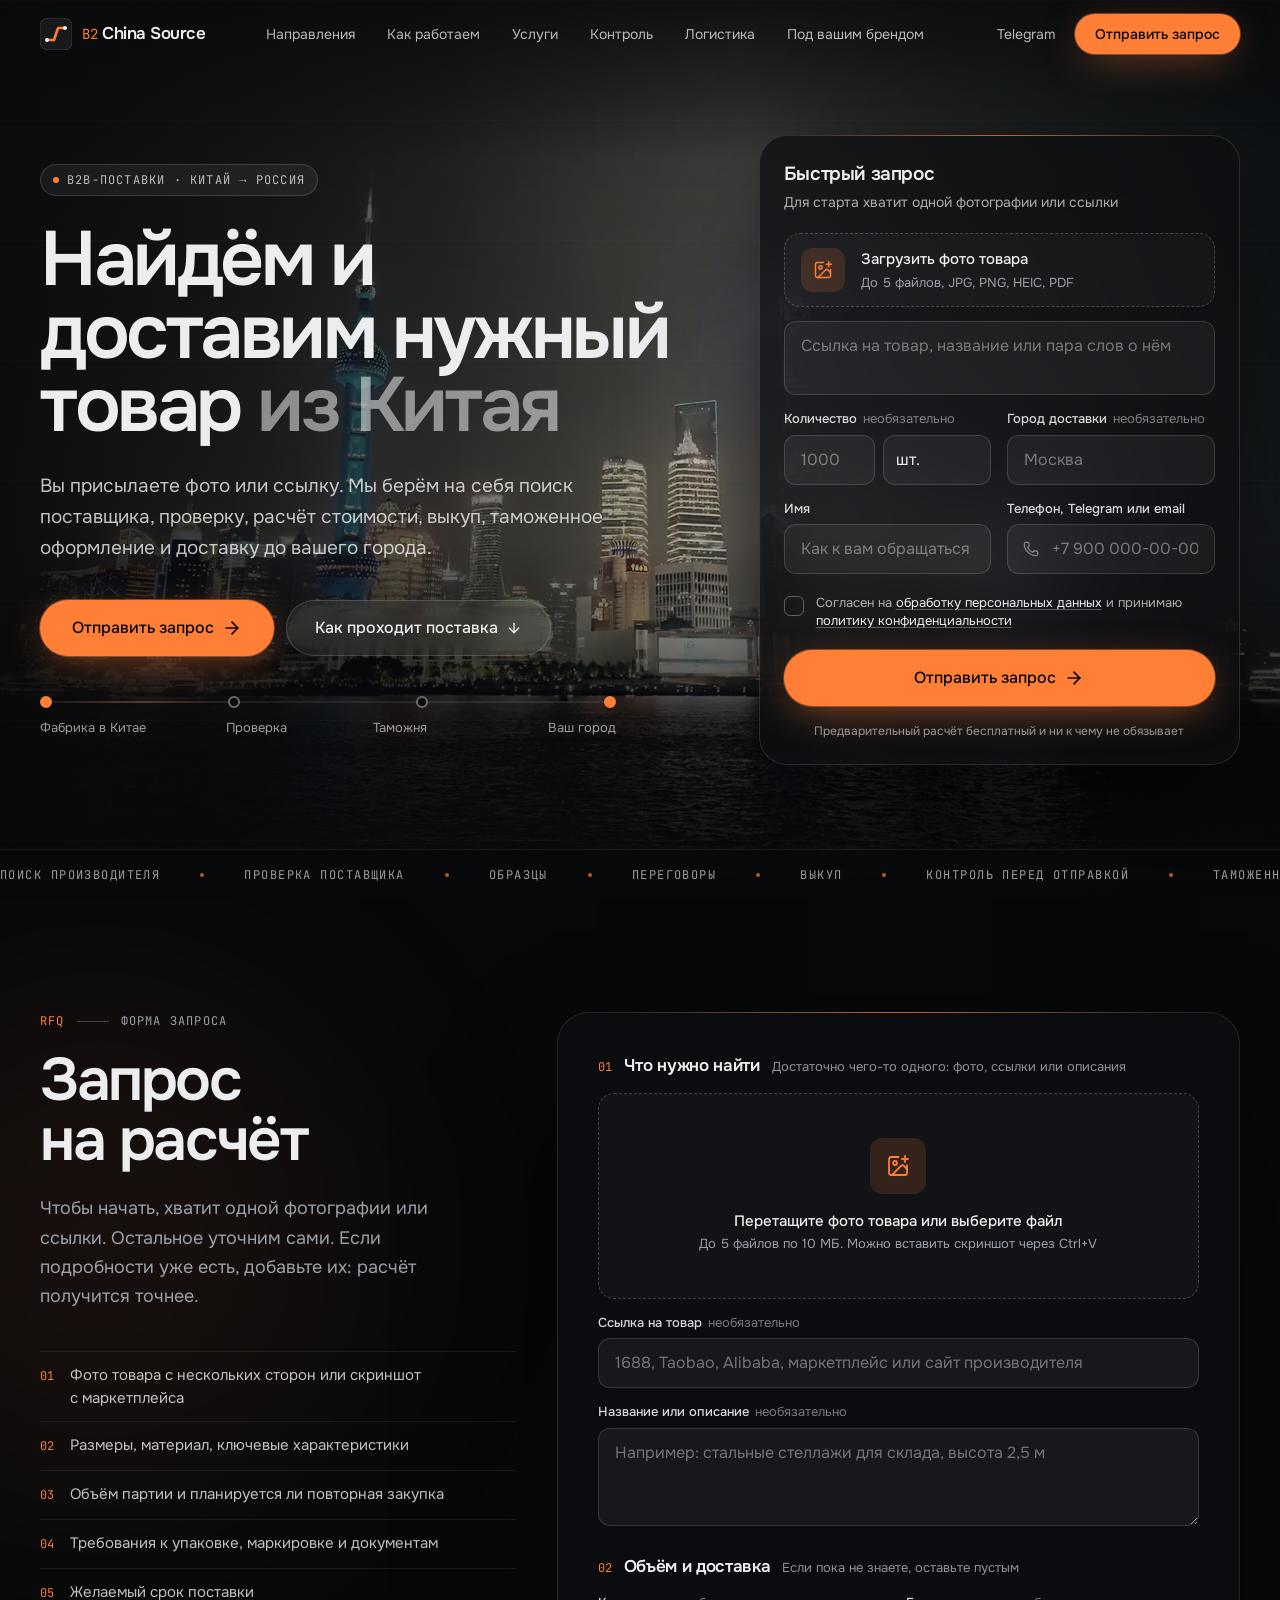
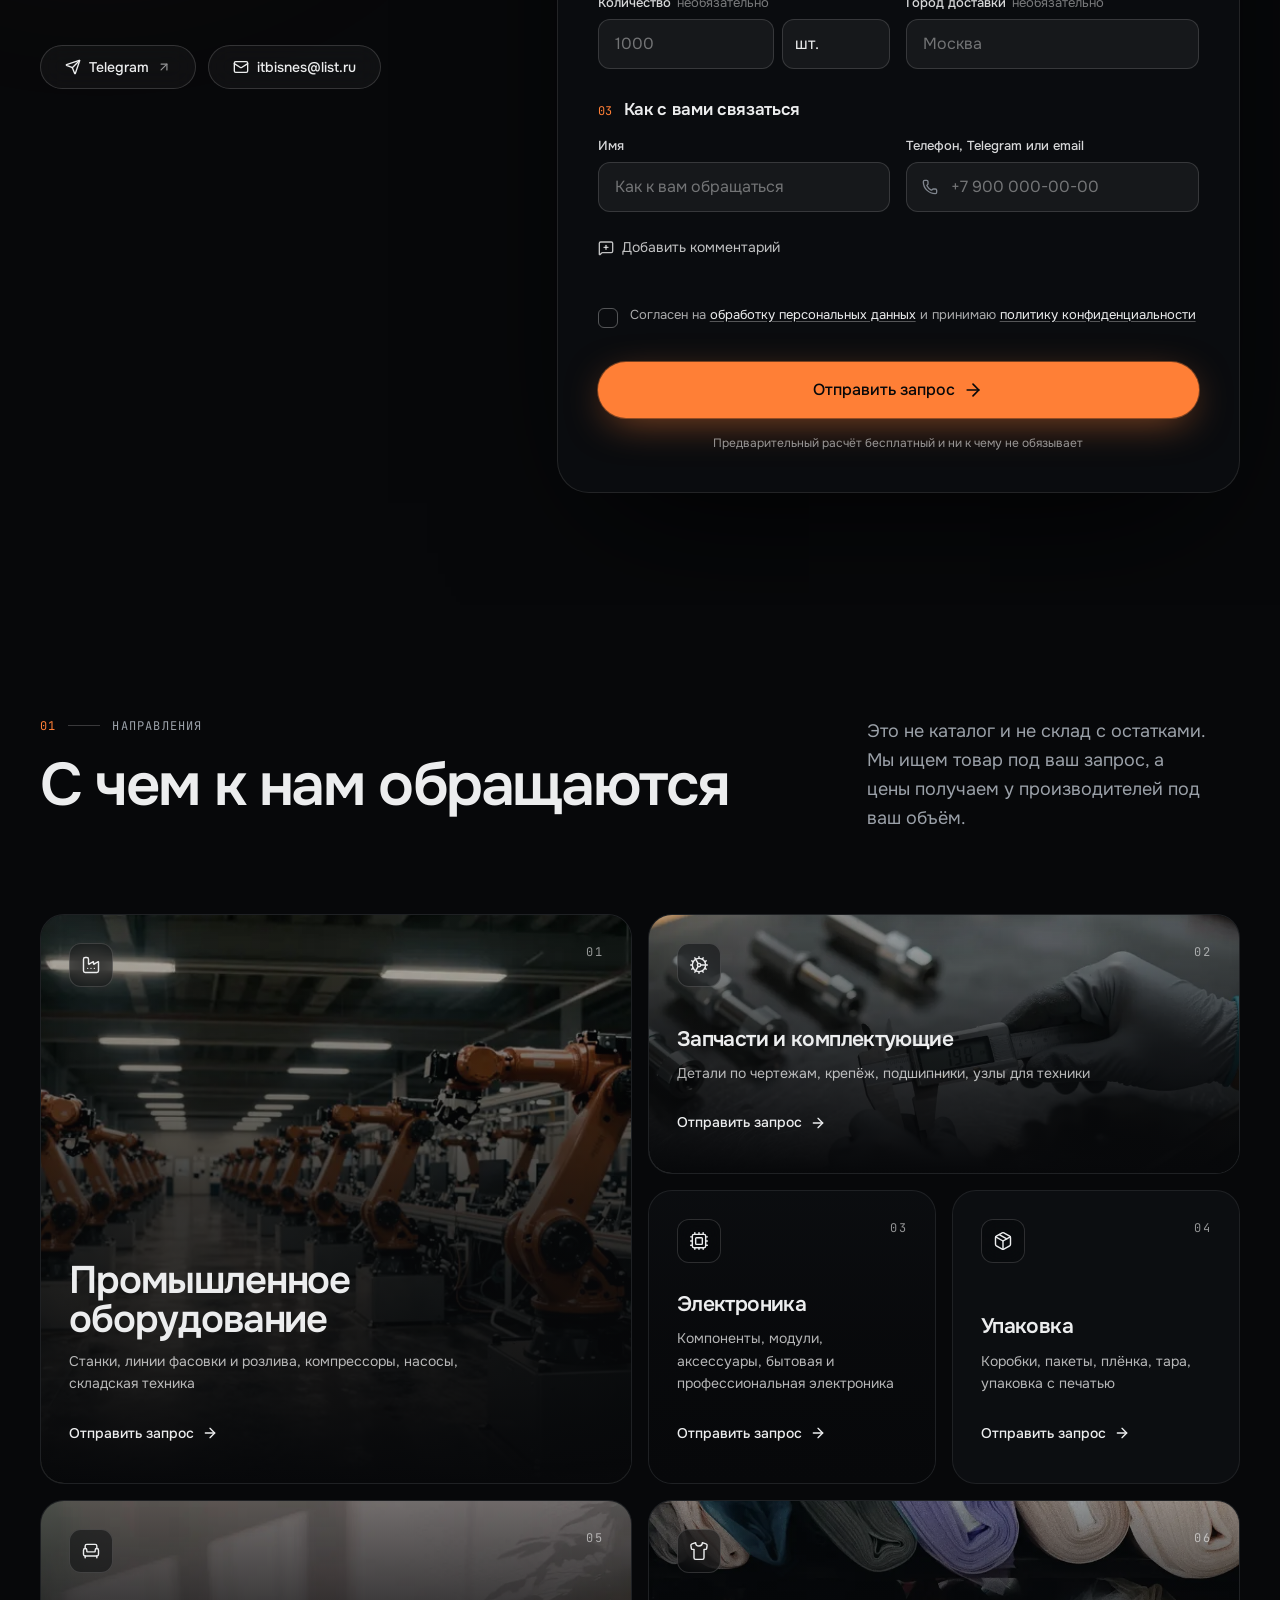
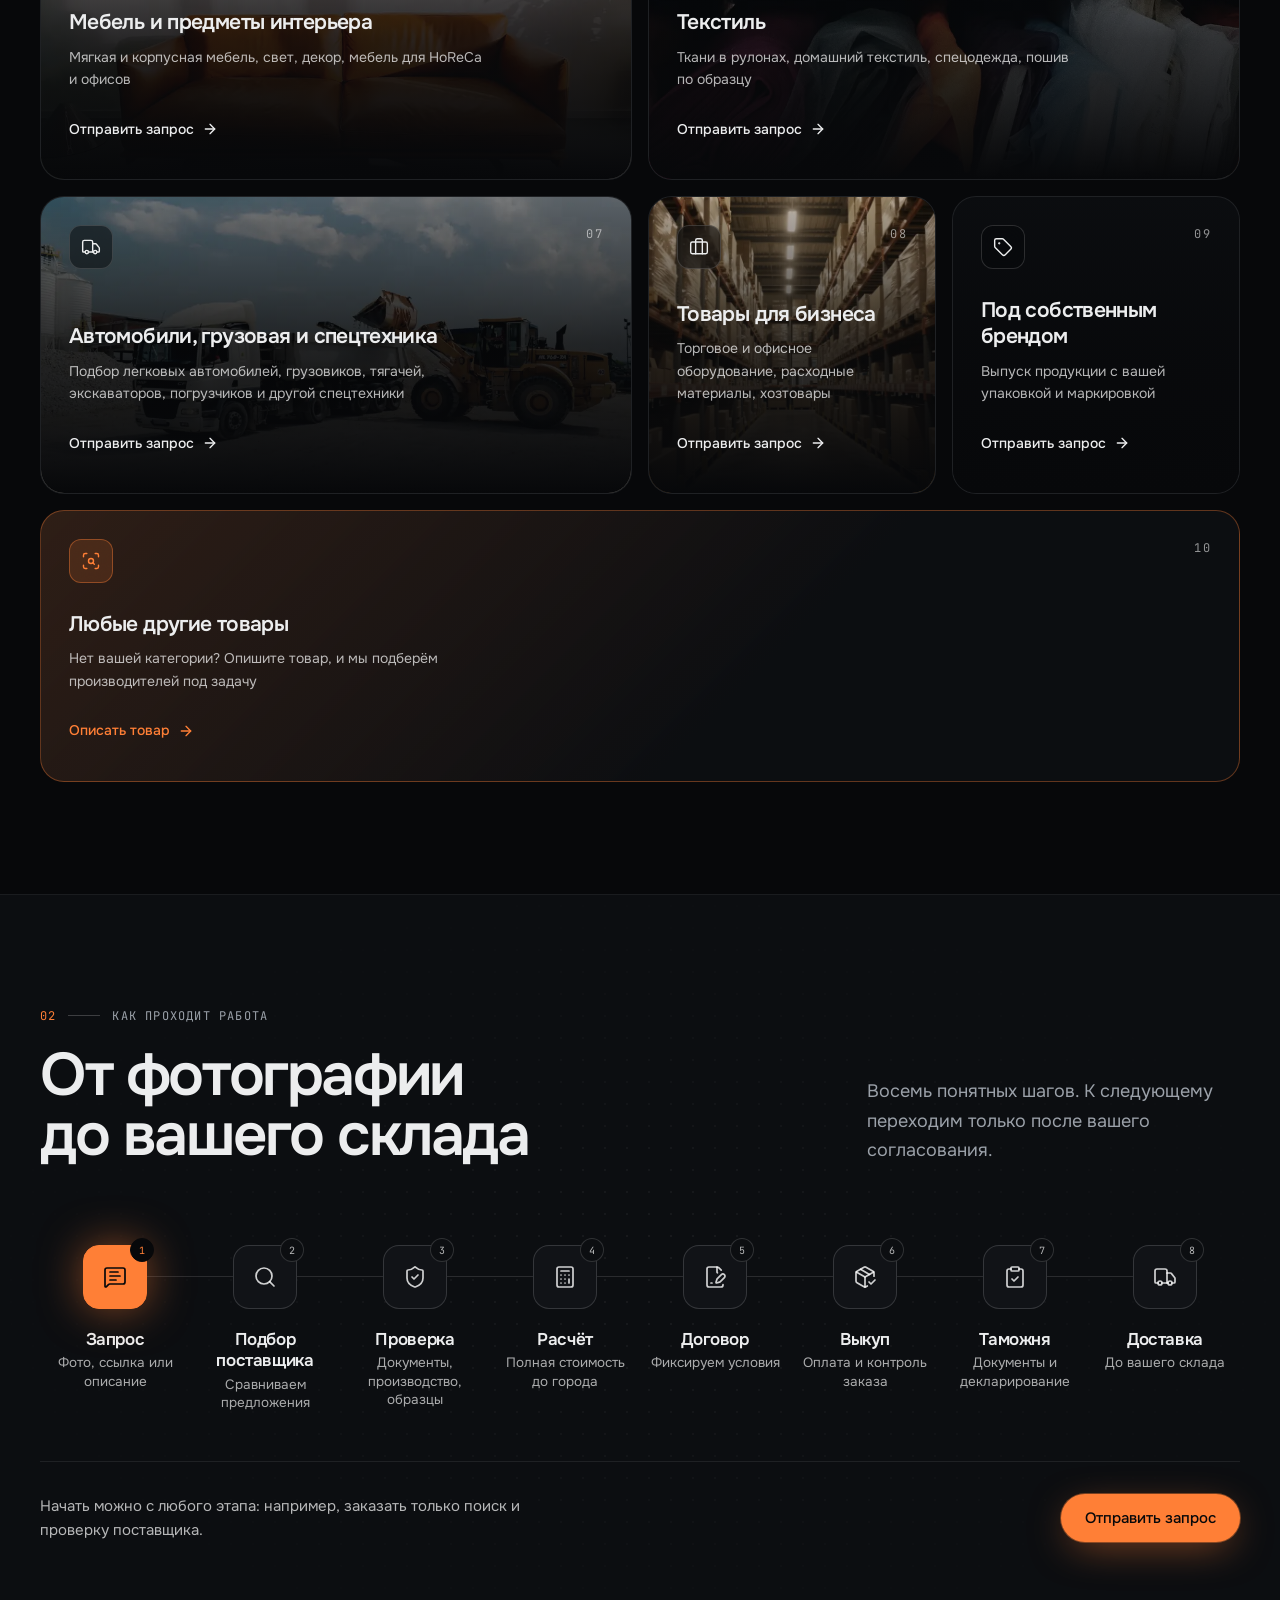
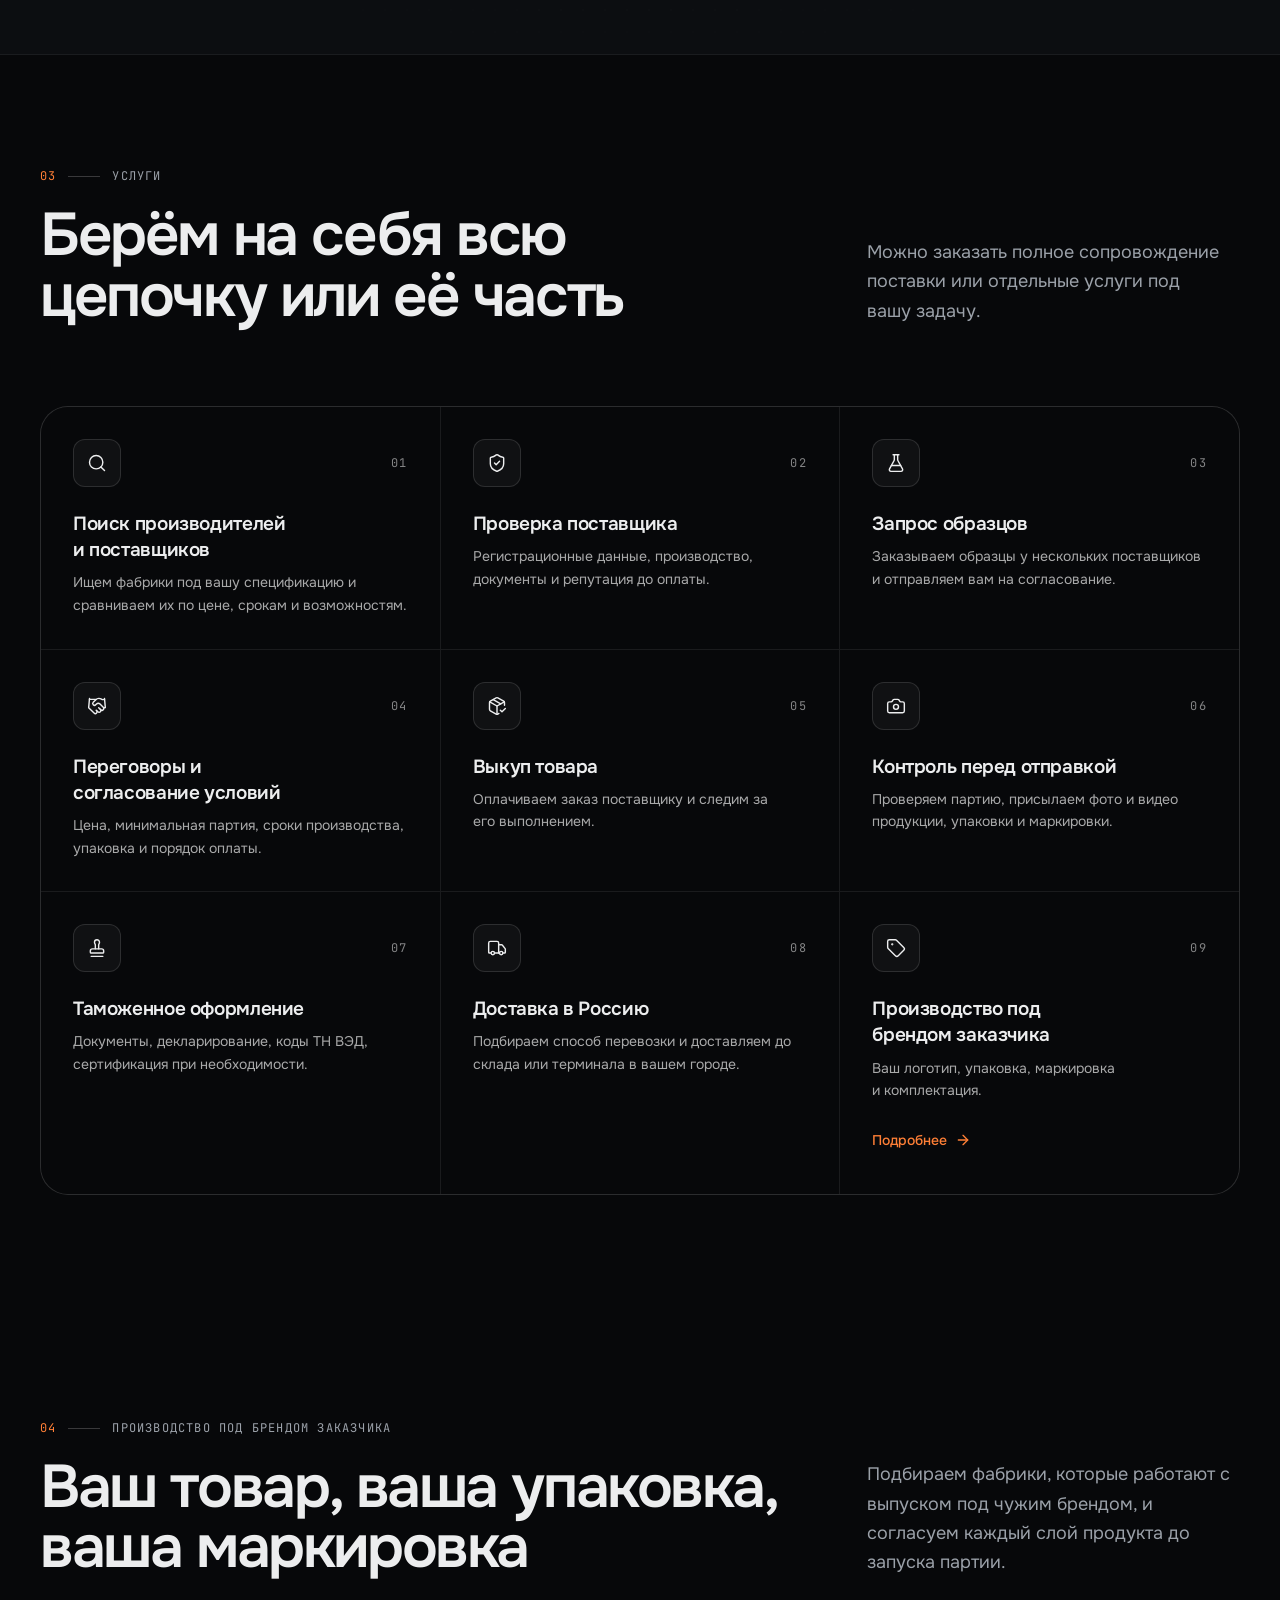
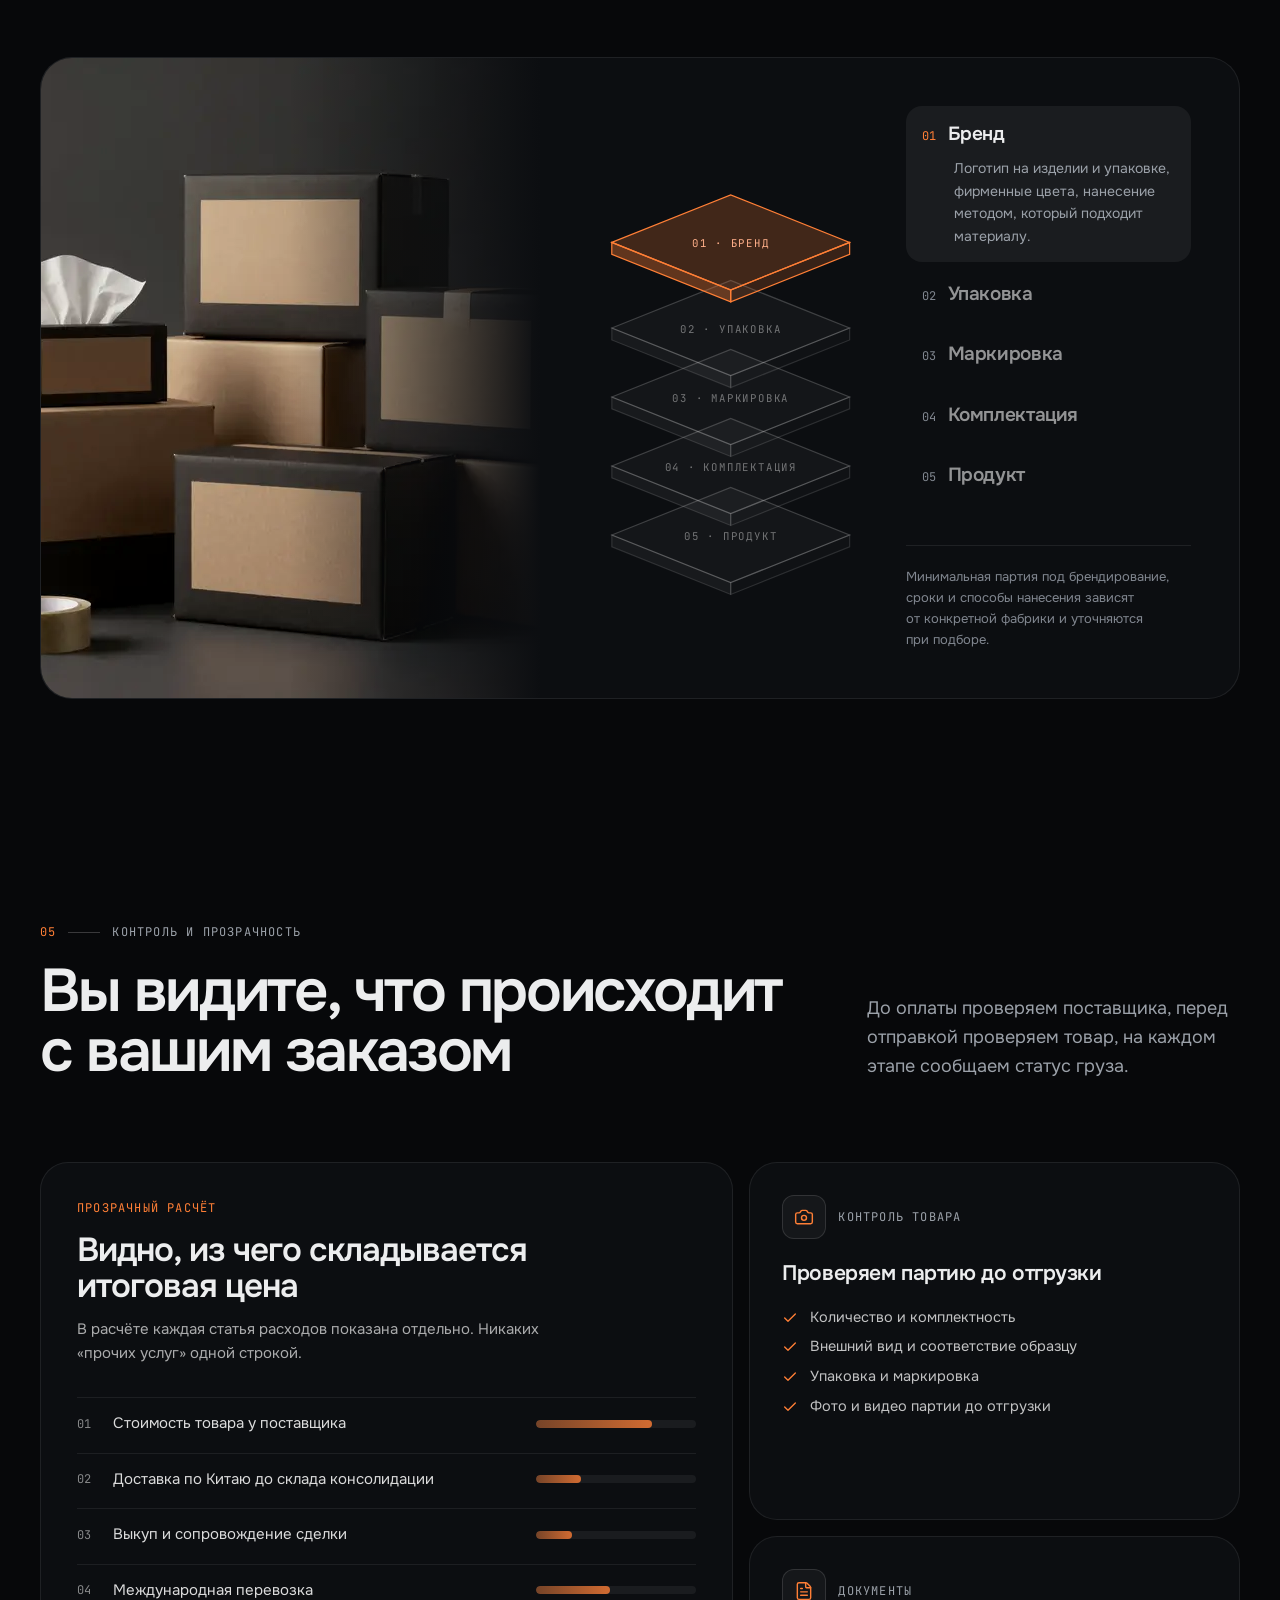
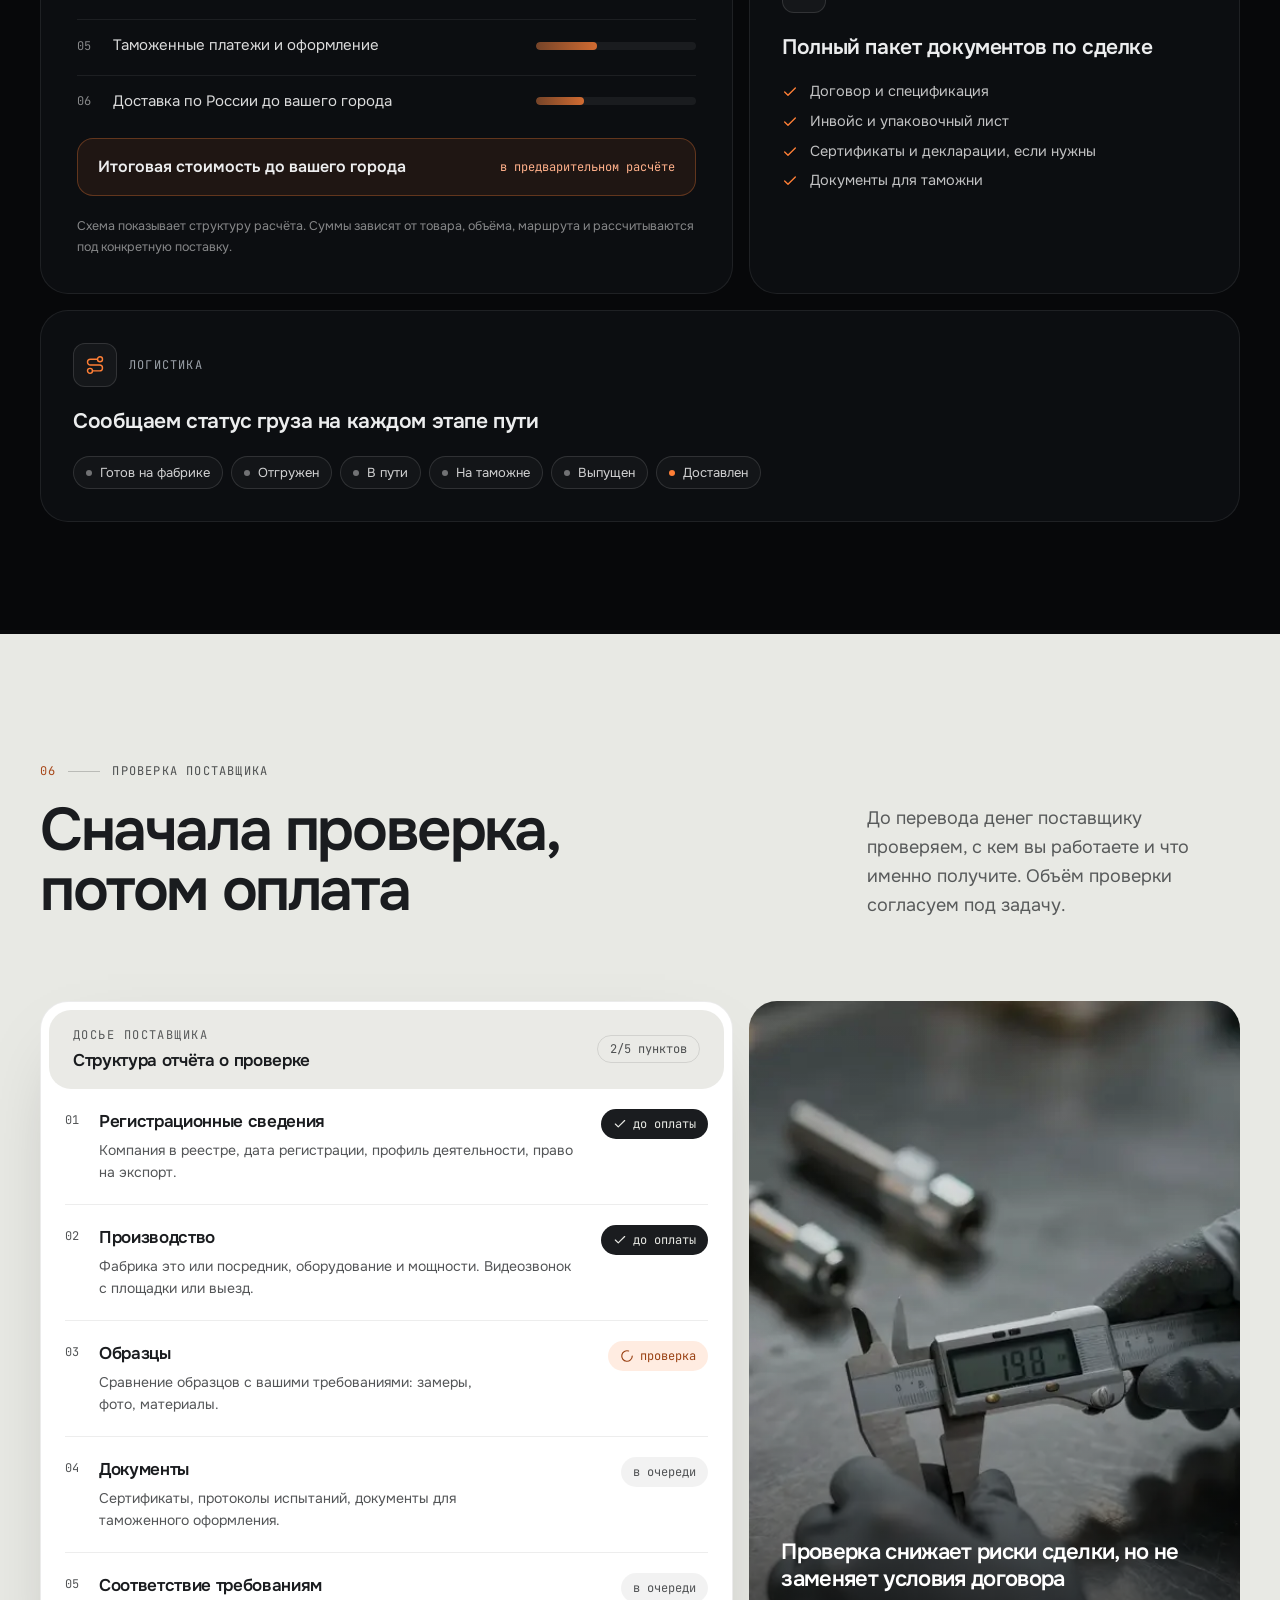
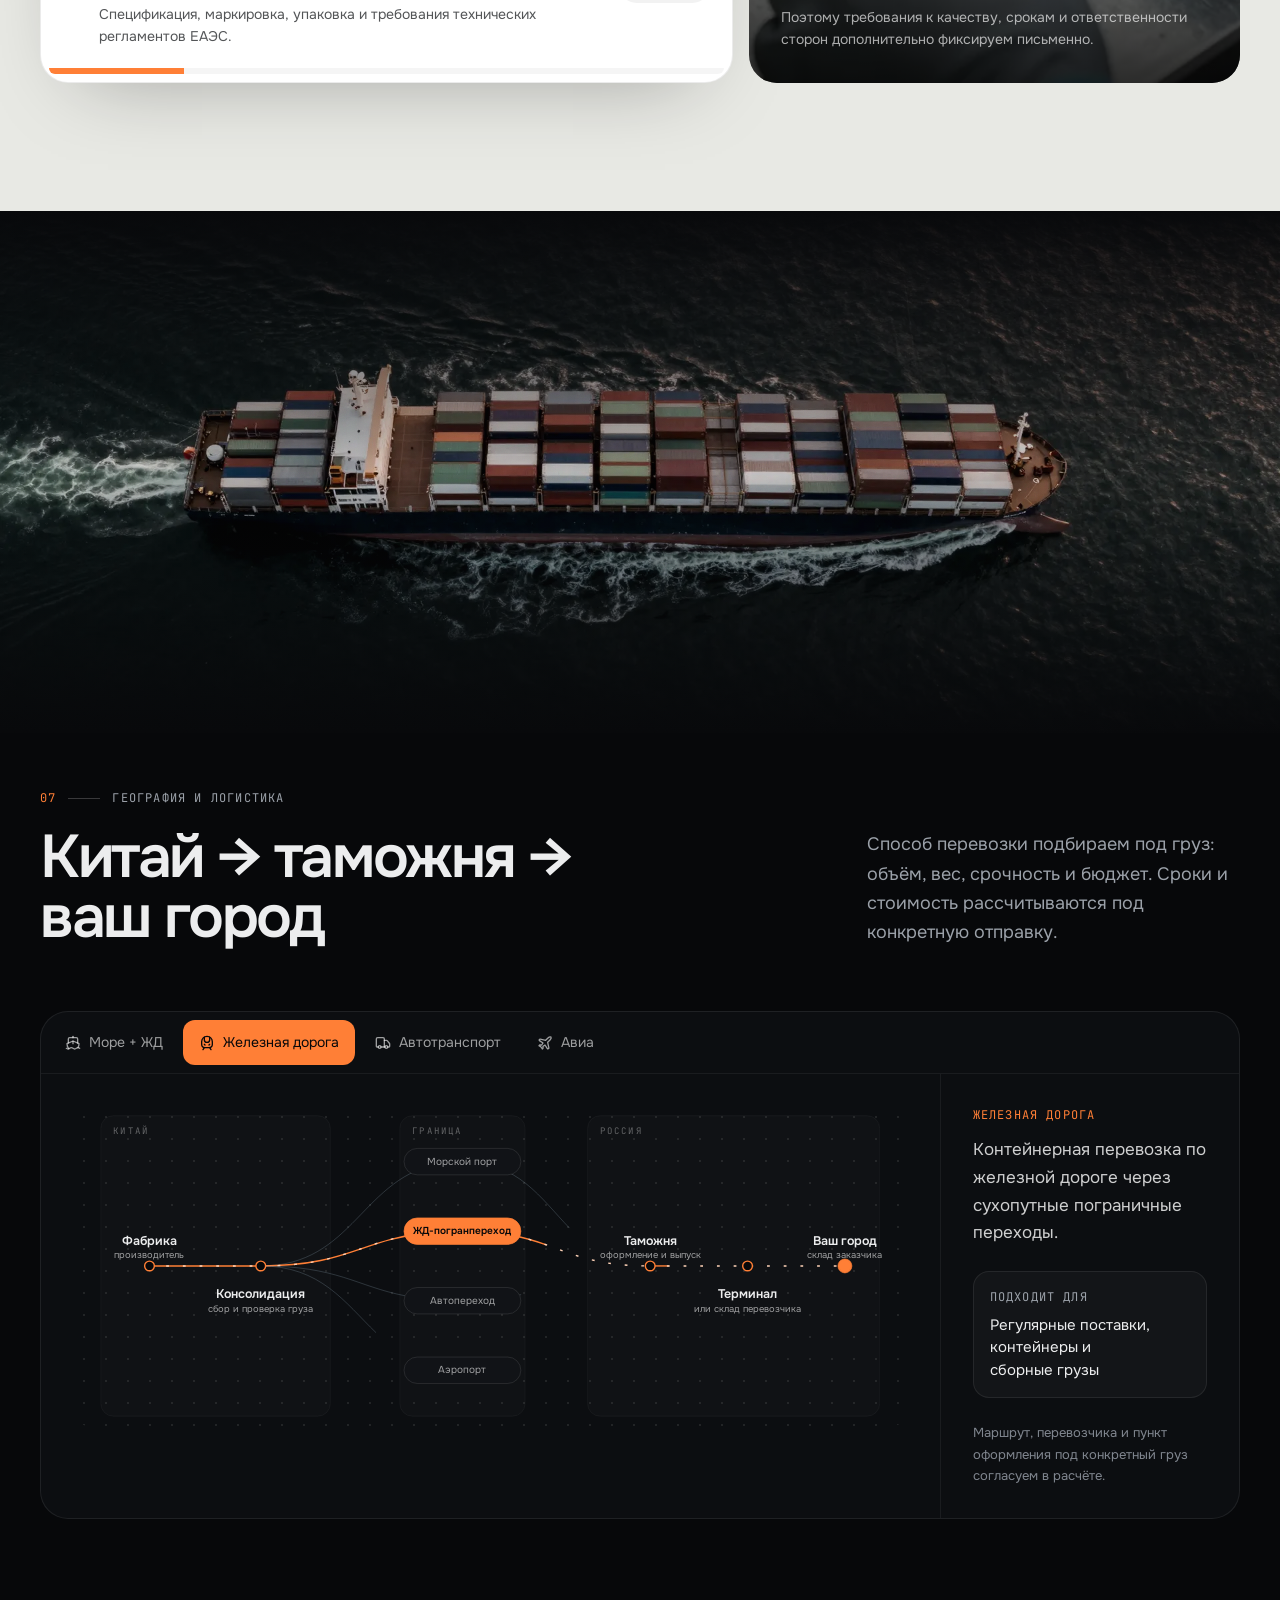
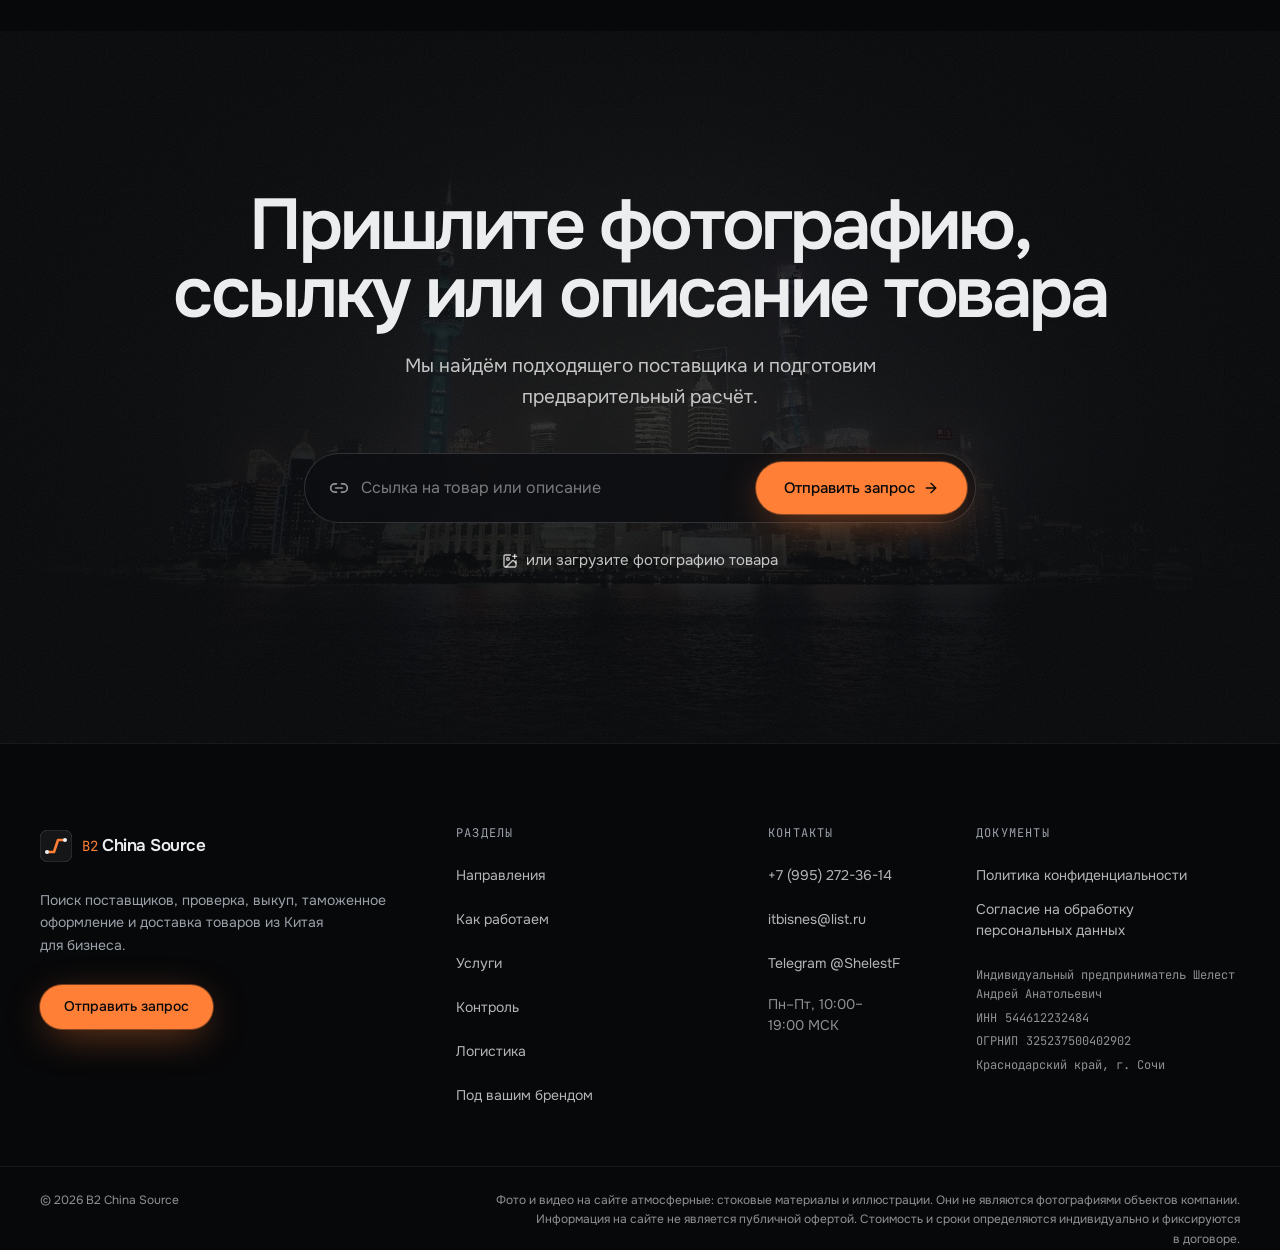
<file: index.html>
<!doctype html>
<html lang="ru">
  <head>
    <meta charset="UTF-8" />
    <meta name="viewport" content="width=device-width, initial-scale=1.0, viewport-fit=cover" />
    <title>B2 China Source: поиск, проверка и доставка товаров из Китая для бизнеса</title>
    <meta name="description" content="Найдём и доставим нужный товар из Китая. Пришлите фото, ссылку или описание: подберём и проверим поставщика, рассчитаем стоимость с выкупом, таможней и доставкой до вашего города." />
    <link rel="canonical" href="https://b2china.ru/" />
    <meta name="theme-color" content="#07080A" />
    <link rel="icon" type="image/svg+xml" href="/favicon.svg" />
    <link rel="manifest" href="/site.webmanifest" />

    <meta property="og:type" content="website" />
    <meta property="og:locale" content="ru_RU" />
    <meta property="og:url" content="https://b2china.ru/" />
    <meta property="og:site_name" content="B2 China Source" />
    <meta property="og:title" content="Найдём и доставим нужный товар из Китая" />
    <meta property="og:description" content="Поиск и проверка поставщика, выкуп, таможенное оформление и доставка до вашего города. Пришлите фото или ссылку для предварительного расчёта." />
    <meta property="og:image" content="https://b2china.ru/og-image.jpg" />
    <meta property="og:image:width" content="1200" />
    <meta property="og:image:height" content="630" />
    <meta name="twitter:card" content="summary_large_image" />

    <link rel="preload" as="image" href="/media/shanghai-1920.webp" imagesrcset="/media/shanghai-960.webp 960w, /media/shanghai-1920.webp 1920w" imagesizes="100vw" fetchpriority="high" />

    <script type="application/ld+json">
      {
        "@context": "https://schema.org",
        "@type": "Service",
        "name": "Поиск и поставка товаров из Китая",
        "provider": { "@type": "Organization", "name": "B2 China Source", "url": "https://b2china.ru/" },
        "serviceType": "Поиск поставщиков, проверка, выкуп, таможенное оформление и доставка товаров из Китая",
        "areaServed": "RU",
        "availableLanguage": "ru"
      }
    </script>
    <script type="module" crossorigin src="/assets/main-Oxk9iFrR.js"></script>
    <link rel="stylesheet" crossorigin href="/assets/main-DP1218EH.css">
  </head>
  <body>
    <div id="root"></div>
    <noscript>Для отправки заявки включите JavaScript или напишите нам на почту, указанную в контактах.</noscript>
  </body>
</html>
</file>
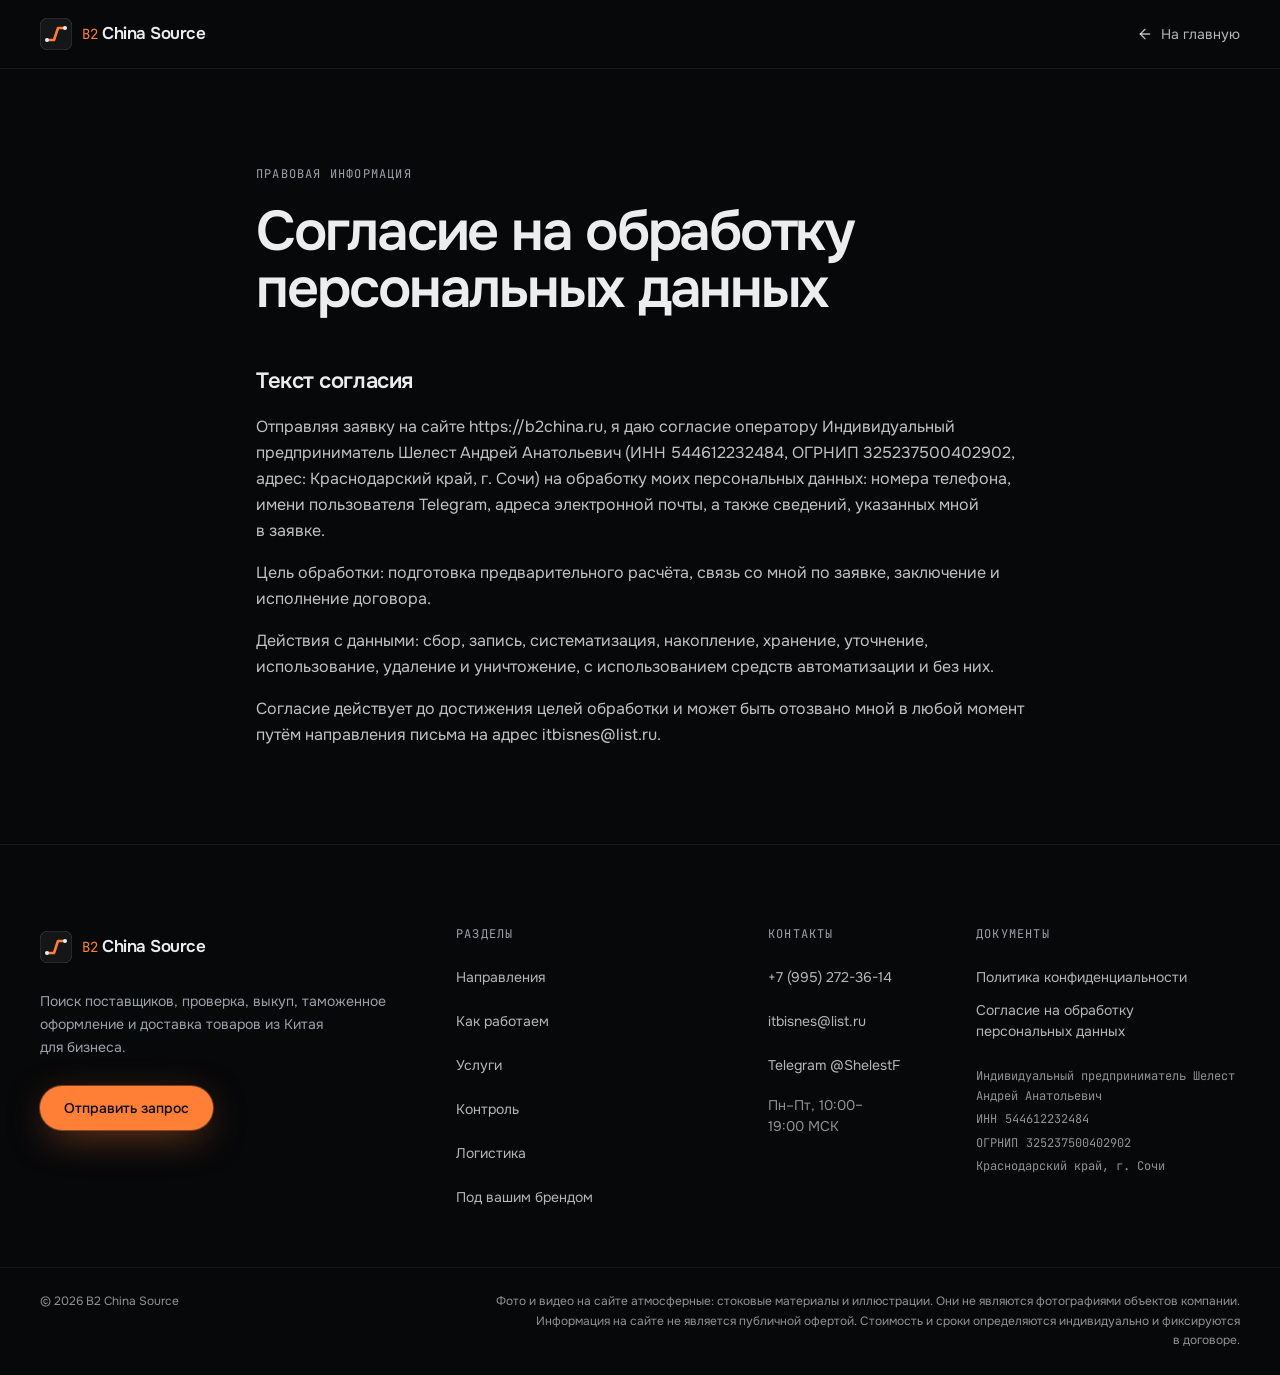
<file: consent/index.html>
<!doctype html>
<html lang="ru">
  <head>
    <meta charset="UTF-8" />
    <meta name="viewport" content="width=device-width, initial-scale=1.0, viewport-fit=cover" />
    <title>Согласие на обработку персональных данных | B2 China Source</title>
    <meta name="robots" content="noindex, follow" />
    <meta name="theme-color" content="#07080A" />
    <link rel="icon" type="image/svg+xml" href="/favicon.svg" />
    <script type="module" crossorigin src="/assets/main-Oxk9iFrR.js"></script>
    <link rel="stylesheet" crossorigin href="/assets/main-DP1218EH.css">
  </head>
  <body>
    <div id="root" data-page="consent"></div>
  </body>
</html>
</file>
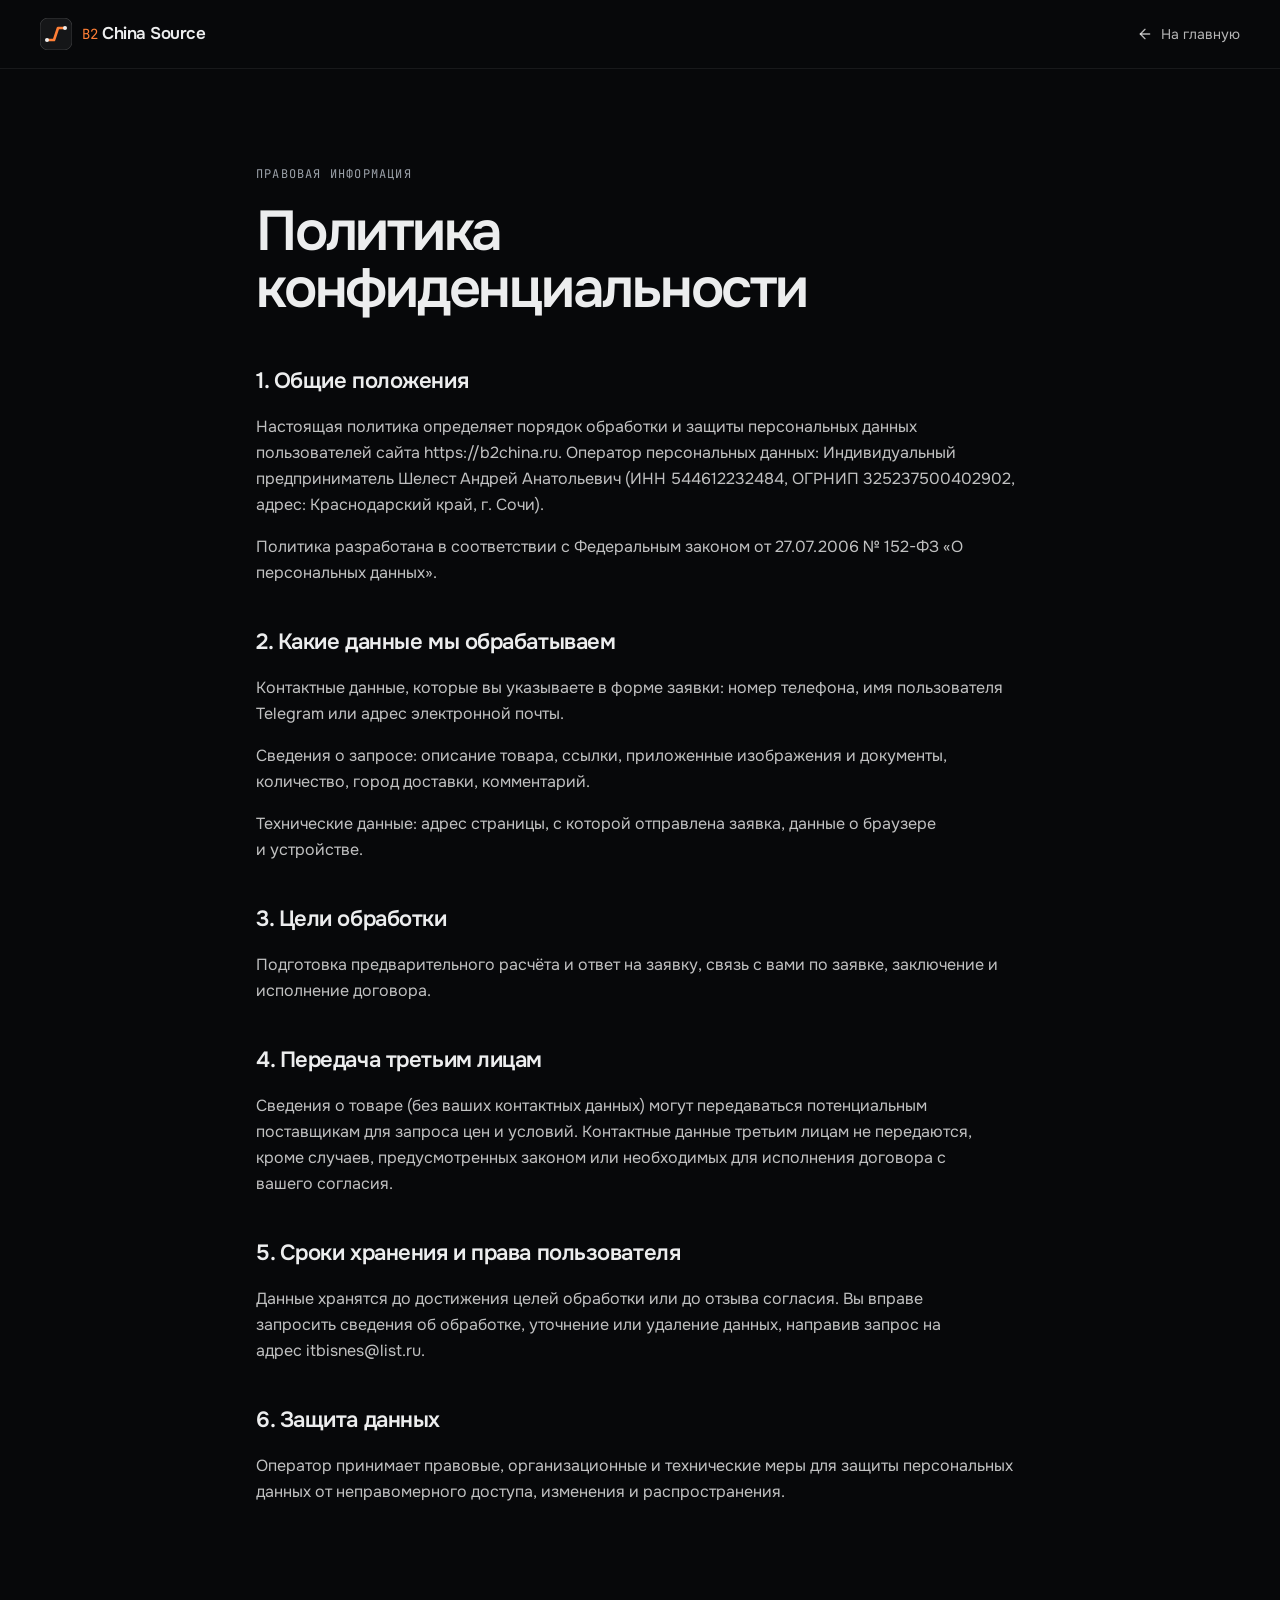
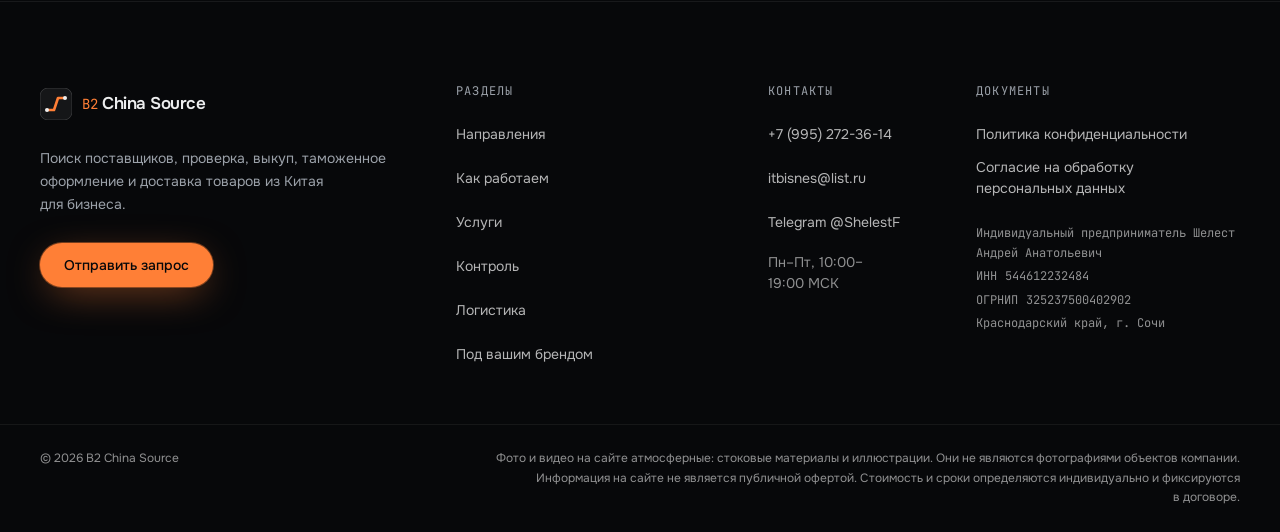
<file: privacy/index.html>
<!doctype html>
<html lang="ru">
  <head>
    <meta charset="UTF-8" />
    <meta name="viewport" content="width=device-width, initial-scale=1.0, viewport-fit=cover" />
    <title>Политика конфиденциальности | B2 China Source</title>
    <meta name="robots" content="noindex, follow" />
    <meta name="theme-color" content="#07080A" />
    <link rel="icon" type="image/svg+xml" href="/favicon.svg" />
    <script type="module" crossorigin src="/assets/main-Oxk9iFrR.js"></script>
    <link rel="stylesheet" crossorigin href="/assets/main-DP1218EH.css">
  </head>
  <body>
    <div id="root" data-page="privacy"></div>
  </body>
</html>
</file>
<file: assets/main-DP1218EH.css>
@font-face{font-family:Onest Variable;font-style:normal;font-display:swap;font-weight:100 900;src:url(/assets/onest-cyrillic-ext-wght-normal-DOFToQv1.woff2)format("woff2-variations");unicode-range:U+460-52F,U+1C80-1C8A,U+20B4,U+2DE0-2DFF,U+A640-A69F,U+FE2E-FE2F}@font-face{font-family:Onest Variable;font-style:normal;font-display:swap;font-weight:100 900;src:url(/assets/onest-cyrillic-wght-normal-DayYxulF.woff2)format("woff2-variations");unicode-range:U+301,U+400-45F,U+490-491,U+4B0-4B1,U+2116}@font-face{font-family:Onest Variable;font-style:normal;font-display:swap;font-weight:100 900;src:url(/assets/onest-math-wght-normal-Bl4ZGkZl.woff2)format("woff2-variations");unicode-range:U+302-303,U+305,U+307-308,U+310,U+312,U+315,U+31A,U+326-327,U+32C,U+32F-330,U+332-333,U+338,U+33A,U+346,U+34D,U+391-3A1,U+3A3-3A9,U+3B1-3C9,U+3D1,U+3D5-3D6,U+3F0-3F1,U+3F4-3F5,U+2016-2017,U+2034-2038,U+203C,U+2040,U+2043,U+2047,U+2050,U+2057,U+205F,U+2070-2071,U+2074-208E,U+2090-209C,U+20D0-20DC,U+20E1,U+20E5-20EF,U+2100-2112,U+2114-2115,U+2117-2121,U+2123-214F,U+2190,U+2192,U+2194-21AE,U+21B0-21E5,U+21F1-21F2,U+21F4-2211,U+2213-2214,U+2216-22FF,U+2308-230B,U+2310,U+2319,U+231C-2321,U+2336-237A,U+237C,U+2395,U+239B-23B7,U+23D0,U+23DC-23E1,U+2474-2475,U+25AF,U+25B3,U+25B7,U+25BD,U+25C1,U+25CA,U+25CC,U+25FB,U+266D-266F,U+27C0-27FF,U+2900-2AFF,U+2B0E-2B11,U+2B30-2B4C,U+2BFE,U+3030,U+FF5B,U+FF5D,U+1D400-1D7FF,U+1EE??}@font-face{font-family:Onest Variable;font-style:normal;font-display:swap;font-weight:100 900;src:url(/assets/onest-symbols-wght-normal-DxQzqQfC.woff2)format("woff2-variations");unicode-range:U+1-C,U+E-1F,U+7F-9F,U+20DD-20E0,U+20E2-20E4,U+2150-218F,U+2190,U+2192,U+2194-2199,U+21AF,U+21E6-21F0,U+21F3,U+2218-2219,U+2299,U+22C4-22C6,U+2300-243F,U+2440-244A,U+2460-24FF,U+25A0-27BF,U+28??,U+2921-2922,U+2981,U+29BF,U+29EB,U+2B??,U+4DC0-4DFF,U+FFF9-FFFB,U+10140-1018E,U+10190-1019C,U+101A0,U+101D0-101FD,U+102E0-102FB,U+10E60-10E7E,U+1D2C0-1D2D3,U+1D2E0-1D37F,U+1F0??,U+1F100-1F1AD,U+1F1E6-1F1FF,U+1F30D-1F30F,U+1F315,U+1F31C,U+1F31E,U+1F320-1F32C,U+1F336,U+1F378,U+1F37D,U+1F382,U+1F393-1F39F,U+1F3A7-1F3A8,U+1F3AC-1F3AF,U+1F3C2,U+1F3C4-1F3C6,U+1F3CA-1F3CE,U+1F3D4-1F3E0,U+1F3ED,U+1F3F1-1F3F3,U+1F3F5-1F3F7,U+1F408,U+1F415,U+1F41F,U+1F426,U+1F43F,U+1F441-1F442,U+1F444,U+1F446-1F449,U+1F44C-1F44E,U+1F453,U+1F46A,U+1F47D,U+1F4A3,U+1F4B0,U+1F4B3,U+1F4B9,U+1F4BB,U+1F4BF,U+1F4C8-1F4CB,U+1F4D6,U+1F4DA,U+1F4DF,U+1F4E3-1F4E6,U+1F4EA-1F4ED,U+1F4F7,U+1F4F9-1F4FB,U+1F4FD-1F4FE,U+1F503,U+1F507-1F50B,U+1F50D,U+1F512-1F513,U+1F53E-1F54A,U+1F54F-1F5FA,U+1F610,U+1F650-1F67F,U+1F687,U+1F68D,U+1F691,U+1F694,U+1F698,U+1F6AD,U+1F6B2,U+1F6B9-1F6BA,U+1F6BC,U+1F6C6-1F6CF,U+1F6D3-1F6D7,U+1F6E0-1F6EA,U+1F6F0-1F6F3,U+1F6F7-1F6FC,U+1F7??,U+1F800-1F80B,U+1F810-1F847,U+1F850-1F859,U+1F860-1F887,U+1F890-1F8AD,U+1F8B0-1F8BB,U+1F8C0-1F8C1,U+1F900-1F90B,U+1F93B,U+1F946,U+1F984,U+1F996,U+1F9E9,U+1FA00-1FA6F,U+1FA70-1FA7C,U+1FA80-1FA89,U+1FA8F-1FAC6,U+1FACE-1FADC,U+1FADF-1FAE9,U+1FAF0-1FAF8,U+1FB??}@font-face{font-family:Onest Variable;font-style:normal;font-display:swap;font-weight:100 900;src:url(/assets/onest-vietnamese-wght-normal-BBxOatbv.woff2)format("woff2-variations");unicode-range:U+102-103,U+110-111,U+128-129,U+168-169,U+1A0-1A1,U+1AF-1B0,U+300-301,U+303-304,U+308-309,U+323,U+329,U+1EA0-1EF9,U+20AB}@font-face{font-family:Onest Variable;font-style:normal;font-display:swap;font-weight:100 900;src:url(/assets/onest-latin-ext-wght-normal-QAhDxQuo.woff2)format("woff2-variations");unicode-range:U+100-2BA,U+2BD-2C5,U+2C7-2CC,U+2CE-2D7,U+2DD-2FF,U+304,U+308,U+329,U+1D00-1DBF,U+1E00-1E9F,U+1EF2-1EFF,U+2020,U+20A0-20AB,U+20AD-20C0,U+2113,U+2C60-2C7F,U+A720-A7FF}@font-face{font-family:Onest Variable;font-style:normal;font-display:swap;font-weight:100 900;src:url(/assets/onest-latin-wght-normal-Dun_Rd-l.woff2)format("woff2-variations");unicode-range:U+??,U+131,U+152-153,U+2BB-2BC,U+2C6,U+2DA,U+2DC,U+304,U+308,U+329,U+2000-206F,U+20AC,U+2122,U+2191,U+2193,U+2212,U+2215,U+FEFF,U+FFFD}@font-face{font-family:JetBrains Mono;font-style:normal;font-display:swap;font-weight:400;src:url(/assets/jetbrains-mono-cyrillic-400-normal-BEIGL1Tu.woff2)format("woff2"),url(/assets/jetbrains-mono-cyrillic-400-normal-ugxPyKxw.woff)format("woff")}@font-face{font-family:JetBrains Mono;font-style:normal;font-display:swap;font-weight:400;src:url(/assets/jetbrains-mono-latin-400-normal-V6pRDFza.woff2)format("woff2"),url(/assets/jetbrains-mono-latin-400-normal-6-qcROiO.woff)format("woff")}@layer properties{@supports (((-webkit-hyphens:none)) and (not (margin-trim:inline))) or ((-moz-orient:inline) and (not (color:rgb(from red r g b)))){*,:before,:after,::backdrop{--tw-translate-x:0;--tw-translate-y:0;--tw-translate-z:0;--tw-rotate-x:initial;--tw-rotate-y:initial;--tw-rotate-z:initial;--tw-skew-x:initial;--tw-skew-y:initial;--tw-divide-y-reverse:0;--tw-border-style:solid;--tw-gradient-position:initial;--tw-gradient-from:#0000;--tw-gradient-via:#0000;--tw-gradient-to:#0000;--tw-gradient-stops:initial;--tw-gradient-via-stops:initial;--tw-gradient-from-position:0%;--tw-gradient-via-position:50%;--tw-gradient-to-position:100%;--tw-leading:initial;--tw-font-weight:initial;--tw-tracking:initial;--tw-shadow:0 0 #0000;--tw-shadow-color:initial;--tw-shadow-alpha:100%;--tw-inset-shadow:0 0 #0000;--tw-inset-shadow-color:initial;--tw-inset-shadow-alpha:100%;--tw-ring-color:initial;--tw-ring-shadow:0 0 #0000;--tw-inset-ring-color:initial;--tw-inset-ring-shadow:0 0 #0000;--tw-ring-inset:initial;--tw-ring-offset-width:0px;--tw-ring-offset-color:#fff;--tw-ring-offset-shadow:0 0 #0000;--tw-blur:initial;--tw-brightness:initial;--tw-contrast:initial;--tw-grayscale:initial;--tw-hue-rotate:initial;--tw-invert:initial;--tw-opacity:initial;--tw-saturate:initial;--tw-sepia:initial;--tw-drop-shadow:initial;--tw-drop-shadow-color:initial;--tw-drop-shadow-alpha:100%;--tw-drop-shadow-size:initial;--tw-backdrop-blur:initial;--tw-backdrop-brightness:initial;--tw-backdrop-contrast:initial;--tw-backdrop-grayscale:initial;--tw-backdrop-hue-rotate:initial;--tw-backdrop-invert:initial;--tw-backdrop-opacity:initial;--tw-backdrop-saturate:initial;--tw-backdrop-sepia:initial;--tw-duration:initial;--tw-ease:initial;--tw-scale-x:1;--tw-scale-y:1;--tw-scale-z:1;--tw-outline-style:solid;--tw-content:""}}}@layer theme{:root,:host{--font-sans:"Onest Variable", ui-sans-serif, system-ui, -apple-system, "Segoe UI", Roboto, sans-serif;--font-mono:"JetBrains Mono", ui-monospace, SFMono-Regular, Menlo, monospace;--color-black:#000;--color-white:#fff;--spacing:.25rem;--container-sm:24rem;--container-md:28rem;--container-lg:32rem;--container-xl:36rem;--container-2xl:42rem;--container-3xl:48rem;--container-5xl:64rem;--text-lg:1.125rem;--text-lg--line-height:calc(1.75 / 1.125);--text-xl:1.25rem;--text-xl--line-height:calc(1.75 / 1.25);--font-weight-normal:400;--font-weight-medium:500;--font-weight-semibold:600;--tracking-tight:-.025em;--tracking-normal:0em;--tracking-wider:.05em;--leading-tight:1.25;--leading-snug:1.375;--leading-relaxed:1.625;--radius-md:.375rem;--radius-lg:.5rem;--radius-xl:.75rem;--radius-2xl:1rem;--animate-spin:spin 1s linear infinite;--blur-md:12px;--blur-xl:24px;--blur-2xl:40px;--default-transition-duration:.15s;--default-transition-timing-function:cubic-bezier(.4, 0, .2, 1);--default-font-family:var(--font-sans);--default-mono-font-family:var(--font-mono);--color-ink-950:#07080a;--color-ink-900:#0c0e11;--color-ink-850:#111317;--color-ink-800:#14171b;--color-fg:#ecedee;--color-muted:#9ba1a9;--color-dim:#80868f;--color-signal:#ff7f36;--color-signal-soft:#ffb08a;--color-paper:#e8e9e4;--color-paper-2:#dcddd6;--color-graphite:#1a1c1f;--color-danger:#ff8a7a;--ease-out-expo:cubic-bezier(.16, 1, .3, 1);--animate-kenburns:kenburns 22s ease-in-out infinite alternate;--animate-marquee:marquee 40s linear infinite;--animate-dash:dash 1.6s linear infinite;--animate-pulse-ring:pulse-ring 2.4s ease-out infinite}}@layer base{*,:after,:before,::backdrop{box-sizing:border-box;border:0 solid;margin:0;padding:0}::file-selector-button{box-sizing:border-box;border:0 solid;margin:0;padding:0}html,:host{-webkit-text-size-adjust:100%;tab-size:4;line-height:1.5;font-family:var(--default-font-family,-apple-system, BlinkMacSystemFont, "Segoe UI", Roboto, "Helvetica Neue", "Noto Sans", Arial, sans-serif, "Apple Color Emoji", "Segoe UI Emoji", "Segoe UI Symbol", "Noto Color Emoji");font-feature-settings:var(--default-font-feature-settings,normal);font-variation-settings:var(--default-font-variation-settings,normal);-webkit-tap-highlight-color:transparent}hr{height:0;color:inherit;border-top-width:1px}abbr:where([title]){-webkit-text-decoration:underline dotted;text-decoration:underline dotted}h1,h2,h3,h4,h5,h6{font-size:inherit;font-weight:inherit}a{color:inherit;-webkit-text-decoration:inherit;-webkit-text-decoration:inherit;-webkit-text-decoration:inherit;-webkit-text-decoration:inherit;text-decoration:inherit}b,strong{font-weight:bolder}code,kbd,samp,pre{font-family:var(--default-mono-font-family,ui-monospace, SFMono-Regular, Menlo, Monaco, Consolas, "Liberation Mono", "Courier New", monospace);font-feature-settings:var(--default-mono-font-feature-settings,normal);font-variation-settings:var(--default-mono-font-variation-settings,normal);font-size:1em}small{font-size:80%}sub,sup{vertical-align:baseline;font-size:75%;line-height:0;position:relative}sub{bottom:-.25em}sup{top:-.5em}table{text-indent:0;border-color:inherit;border-collapse:collapse}:-moz-focusring:where(:not(iframe)){outline:auto}progress{vertical-align:baseline}summary{display:list-item}ol,ul,menu{list-style:none}img,svg,video,canvas,audio,iframe,embed,object{vertical-align:middle;display:block}img,video{max-width:100%;height:auto}button,input,select,optgroup,textarea{font:inherit;font-feature-settings:inherit;font-variation-settings:inherit;letter-spacing:inherit;color:inherit;opacity:1;background-color:#0000;border-radius:0}::file-selector-button{font:inherit;font-feature-settings:inherit;font-variation-settings:inherit;letter-spacing:inherit;color:inherit;opacity:1;background-color:#0000;border-radius:0}:where(select:is([multiple],[size])) optgroup{font-weight:bolder}:where(select:is([multiple],[size])) optgroup option{padding-inline-start:20px}::file-selector-button{margin-inline-end:4px}::placeholder{opacity:1}@supports (not ((-webkit-appearance:-apple-pay-button))) or (contain-intrinsic-size:1px){::placeholder{color:currentColor}@supports (color:color-mix(in lab, red, red)){::placeholder{color:color-mix(in oklab, currentcolor 50%, transparent)}}}textarea{resize:vertical}::-webkit-search-decoration{-webkit-appearance:none}::-webkit-date-and-time-value{min-height:1lh;text-align:inherit}::-webkit-datetime-edit{display:inline-flex}::-webkit-datetime-edit-fields-wrapper{padding:0}::-webkit-datetime-edit{padding-block:0}::-webkit-datetime-edit-year-field{padding-block:0}::-webkit-datetime-edit-month-field{padding-block:0}::-webkit-datetime-edit-day-field{padding-block:0}::-webkit-datetime-edit-hour-field{padding-block:0}::-webkit-datetime-edit-minute-field{padding-block:0}::-webkit-datetime-edit-second-field{padding-block:0}::-webkit-datetime-edit-millisecond-field{padding-block:0}::-webkit-datetime-edit-meridiem-field{padding-block:0}::-webkit-calendar-picker-indicator{line-height:1}:-moz-ui-invalid{box-shadow:none}button,input:where([type=button],[type=reset],[type=submit]){appearance:button}::file-selector-button{appearance:button}::-webkit-inner-spin-button{height:auto}::-webkit-outer-spin-button{height:auto}[hidden]:where(:not([hidden=until-found])){display:none!important}html{--lightningcss-light: ;--lightningcss-dark:initial;color-scheme:dark;-webkit-text-size-adjust:100%;scroll-behavior:smooth;scroll-padding-top:88px}body{background-color:var(--color-ink-950);font-family:var(--font-sans);color:var(--color-fg);-webkit-font-smoothing:antialiased;-moz-osx-font-smoothing:grayscale;text-rendering:optimizelegibility;font-feature-settings:"ss01", "cv11";overflow-x:clip}::selection{background:var(--color-signal);color:#0c0e11}:focus-visible{outline:2px solid var(--color-signal);outline-offset:3px;border-radius:6px}button,[role=button],label[for]{cursor:pointer}p,li,dd{text-wrap:pretty}img,video,svg{max-width:100%}}@layer components{.container-x{width:100%;max-width:1440px;padding-inline:calc(var(--spacing) * 4);margin-inline:auto}@media (width>=40rem){.container-x{padding-inline:calc(var(--spacing) * 6)}}@media (width>=64rem){.container-x{padding-inline:calc(var(--spacing) * 10)}}.eyebrow{font-family:var(--font-mono);--tw-tracking:.1em;letter-spacing:.1em;color:var(--color-muted);text-transform:uppercase;font-size:12px}.h-display{--tw-leading:.95;--tw-font-weight:var(--font-weight-semibold);line-height:.95;font-weight:var(--font-weight-semibold);--tw-tracking:-.045em;letter-spacing:-.045em}.h-section{--tw-leading:1;--tw-font-weight:var(--font-weight-semibold);font-size:clamp(2.1rem,4.7vw,4.25rem);line-height:1;font-weight:var(--font-weight-semibold);--tw-tracking:-.04em;letter-spacing:-.04em;text-wrap:balance}.section-y{padding-block:calc(var(--spacing) * 20)}@media (width>=40rem){.section-y{padding-block:calc(var(--spacing) * 24)}}@media (width>=64rem){.section-y{padding-block:calc(var(--spacing) * 28)}}.lead{--tw-leading:var(--leading-relaxed);font-size:17px;line-height:var(--leading-relaxed);color:var(--color-muted)}@media (width>=40rem){.lead{font-size:var(--text-lg);line-height:var(--tw-leading,var(--text-lg--line-height))}}.hairline{border-color:#ffffff14}@supports (color:color-mix(in lab, red, red)){.hairline{border-color:color-mix(in oklab, var(--color-white) 8%, transparent)}}.grain:after{content:"";pointer-events:none;opacity:.07;mix-blend-mode:overlay;background-image:url("data:image/svg+xml,%3Csvg xmlns='http://www.w3.org/2000/svg' width='160' height='160'%3E%3Cfilter id='n'%3E%3CfeTurbulence type='fractalNoise' baseFrequency='.9' numOctaves='2' stitchTiles='stitch'/%3E%3C/filter%3E%3Crect width='100%25' height='100%25' filter='url(%23n)'/%3E%3C/svg%3E");position:absolute;inset:0}.dot-grid{background-image:radial-gradient(#ffffff17 1px,#0000 1px);background-size:22px 22px}.field{min-height:calc(var(--spacing) * 12);border-radius:var(--radius-xl);border-style:var(--tw-border-style);border-width:1px;border-color:#ffffff24;width:100%}@supports (color:color-mix(in lab, red, red)){.field{border-color:color-mix(in oklab, var(--color-white) 14.0%, transparent)}}.field{background-color:#ffffff0d}@supports (color:color-mix(in lab, red, red)){.field{background-color:color-mix(in oklab, var(--color-white) 5%, transparent)}}.field{padding-inline:calc(var(--spacing) * 4);padding-block:calc(var(--spacing) * 3);color:var(--color-fg);transition-property:color,background-color,border-color,outline-color,text-decoration-color,fill,stroke,--tw-gradient-from,--tw-gradient-via,--tw-gradient-to;transition-timing-function:var(--tw-ease,var(--default-transition-timing-function));transition-duration:var(--tw-duration,var(--default-transition-duration));--tw-outline-style:none;outline-style:none;font-size:16px}.field::placeholder{color:#fff6}@supports (color:color-mix(in lab, red, red)){.field::placeholder{color:color-mix(in oklab, var(--color-white) 40%, transparent)}}@media (hover:hover){.field:hover{border-color:#ffffff40}@supports (color:color-mix(in lab, red, red)){.field:hover{border-color:color-mix(in oklab, var(--color-white) 25%, transparent)}}}.field:focus{border-color:#ff7f36cc}@supports (color:color-mix(in lab, red, red)){.field:focus{border-color:color-mix(in oklab, var(--color-signal) 80%, transparent)}}.field:focus{background-color:#ffffff12}@supports (color:color-mix(in lab, red, red)){.field:focus{background-color:color-mix(in oklab, var(--color-white) 7.0%, transparent)}}.field:focus{--tw-ring-shadow:var(--tw-ring-inset,) 0 0 0 calc(4px + var(--tw-ring-offset-width)) var(--tw-ring-color,currentcolor);box-shadow:var(--tw-inset-shadow), var(--tw-inset-ring-shadow), var(--tw-ring-offset-shadow), var(--tw-ring-shadow), var(--tw-shadow);--tw-ring-color:#ff7f3626}@supports (color:color-mix(in lab, red, red)){.field:focus{--tw-ring-color:color-mix(in oklab, var(--color-signal) 15%, transparent)}}.field[aria-invalid=true]{border-color:#ff8a7ab3}@supports (color:color-mix(in lab, red, red)){.field[aria-invalid=true]{border-color:color-mix(in oklab, var(--color-danger) 70%, transparent)}}.btn{min-height:calc(var(--spacing) * 12);justify-content:center;align-items:center;gap:calc(var(--spacing) * 2);padding-inline:calc(var(--spacing) * 6);--tw-font-weight:var(--font-weight-medium);font-size:15px;font-weight:var(--font-weight-medium);transition-property:all;transition-timing-function:var(--tw-ease,var(--default-transition-timing-function));transition-duration:var(--tw-duration,var(--default-transition-duration));--tw-duration:.3s;--tw-ease:var(--ease-out-expo);transition-duration:.3s;transition-timing-function:var(--ease-out-expo);border-radius:2147483647px;display:inline-flex}.btn:disabled{cursor:not-allowed;opacity:.6}.btn-primary{background-color:var(--color-signal);color:var(--color-ink-950)}@media (hover:hover){.btn-primary:hover{background-color:#ff9352}}.btn-primary:active{scale:.98}.btn-primary{box-shadow:0 0 0 1px #ff7f3666,0 10px 40px -10px #ff7f3699}.btn-ghost{border-style:var(--tw-border-style);border-width:1px;border-color:#ffffff26}@supports (color:color-mix(in lab, red, red)){.btn-ghost{border-color:color-mix(in oklab, var(--color-white) 15%, transparent)}}.btn-ghost{background-color:#ffffff0a}@supports (color:color-mix(in lab, red, red)){.btn-ghost{background-color:color-mix(in oklab, var(--color-white) 4%, transparent)}}.btn-ghost{color:var(--color-fg);--tw-backdrop-blur:blur(var(--blur-md));-webkit-backdrop-filter:var(--tw-backdrop-blur,) var(--tw-backdrop-brightness,) var(--tw-backdrop-contrast,) var(--tw-backdrop-grayscale,) var(--tw-backdrop-hue-rotate,) var(--tw-backdrop-invert,) var(--tw-backdrop-opacity,) var(--tw-backdrop-saturate,) var(--tw-backdrop-sepia,);backdrop-filter:var(--tw-backdrop-blur,) var(--tw-backdrop-brightness,) var(--tw-backdrop-contrast,) var(--tw-backdrop-grayscale,) var(--tw-backdrop-hue-rotate,) var(--tw-backdrop-invert,) var(--tw-backdrop-opacity,) var(--tw-backdrop-saturate,) var(--tw-backdrop-sepia,)}@media (hover:hover){.btn-ghost:hover{border-color:#ffffff4d}@supports (color:color-mix(in lab, red, red)){.btn-ghost:hover{border-color:color-mix(in oklab, var(--color-white) 30%, transparent)}}.btn-ghost:hover{background-color:#ffffff14}@supports (color:color-mix(in lab, red, red)){.btn-ghost:hover{background-color:color-mix(in oklab, var(--color-white) 8%, transparent)}}}}@layer utilities{.pointer-events-none{pointer-events:none}.visible{visibility:visible}.sr-only{clip-path:inset(50%);white-space:nowrap;border-width:0;width:1px;height:1px;margin:-1px;padding:0;position:absolute;overflow:hidden}.absolute{position:absolute}.fixed{position:fixed}.relative{position:relative}.inset-0{inset:0}.inset-x-0{inset-inline:0}.inset-x-2{inset-inline:calc(var(--spacing) * 2)}.-top-2{top:calc(var(--spacing) * -2)}.-top-px{top:-1px}.top-0{top:0}.top-1\/2{top:50%}.top-4{top:calc(var(--spacing) * 4)}.top-20{top:calc(var(--spacing) * 20)}.top-\[31px\]{top:31px}.top-\[68px\]{top:68px}.-right-2{right:calc(var(--spacing) * -2)}.right-10{right:calc(var(--spacing) * 10)}.right-14{right:calc(var(--spacing) * 14)}.right-\[6\.25\%\]{right:6.25%}.bottom-0{bottom:0}.-left-40{left:calc(var(--spacing) * -40)}.-left-\[9999px\]{left:-9999px}.left-0{left:0}.left-4{left:calc(var(--spacing) * 4)}.left-10{left:calc(var(--spacing) * 10)}.left-14{left:calc(var(--spacing) * 14)}.left-\[6\.25\%\]{left:6.25%}.left-\[7px\]{left:7px}.isolate{isolation:isolate}.-z-10{z-index:calc(10 * -1)}.-z-20{z-index:calc(20 * -1)}.z-40{z-index:40}.z-50{z-index:50}.z-\[100\]{z-index:100}.col-start-2{grid-column-start:2}.mx-auto{margin-inline:auto}.mt-0\.5{margin-top:calc(var(--spacing) * .5)}.mt-1{margin-top:var(--spacing)}.mt-2{margin-top:calc(var(--spacing) * 2)}.mt-2\.5{margin-top:calc(var(--spacing) * 2.5)}.mt-3{margin-top:calc(var(--spacing) * 3)}.mt-4{margin-top:calc(var(--spacing) * 4)}.mt-5{margin-top:calc(var(--spacing) * 5)}.mt-6{margin-top:calc(var(--spacing) * 6)}.mt-7{margin-top:calc(var(--spacing) * 7)}.mt-8{margin-top:calc(var(--spacing) * 8)}.mt-9{margin-top:calc(var(--spacing) * 9)}.mt-10{margin-top:calc(var(--spacing) * 10)}.mt-12{margin-top:calc(var(--spacing) * 12)}.mt-14{margin-top:calc(var(--spacing) * 14)}.mt-auto{margin-top:auto}.mb-3\.5{margin-bottom:calc(var(--spacing) * 3.5)}.mb-5{margin-bottom:calc(var(--spacing) * 5)}.ml-1\.5{margin-left:calc(var(--spacing) * 1.5)}.block{display:block}.flex{display:flex}.grid{display:grid}.hidden{display:none}.inline{display:inline}.inline-flex{display:inline-flex}.h-0{height:0}.h-1{height:var(--spacing)}.h-1\.5{height:calc(var(--spacing) * 1.5)}.h-2{height:calc(var(--spacing) * 2)}.h-2\/5{height:40%}.h-3{height:calc(var(--spacing) * 3)}.h-3\.5{height:calc(var(--spacing) * 3.5)}.h-4{height:calc(var(--spacing) * 4)}.h-5{height:calc(var(--spacing) * 5)}.h-6{height:calc(var(--spacing) * 6)}.h-7{height:calc(var(--spacing) * 7)}.h-8{height:calc(var(--spacing) * 8)}.h-9{height:calc(var(--spacing) * 9)}.h-11{height:calc(var(--spacing) * 11)}.h-12{height:calc(var(--spacing) * 12)}.h-14{height:calc(var(--spacing) * 14)}.h-16{height:calc(var(--spacing) * 16)}.h-40{height:calc(var(--spacing) * 40)}.h-\[15px\]{height:15px}.h-\[46vh\]{height:46vh}.h-\[68px\]{height:68px}.h-\[520px\]{height:520px}.h-auto{height:auto}.h-full{height:100%}.h-px{height:1px}.min-h-10{min-height:calc(var(--spacing) * 10)}.min-h-11{min-height:calc(var(--spacing) * 11)}.min-h-12{min-height:calc(var(--spacing) * 12)}.min-h-13{min-height:calc(var(--spacing) * 13)}.min-h-14{min-height:calc(var(--spacing) * 14)}.min-h-\[100svh\]{min-height:100svh}.min-h-\[220px\]{min-height:220px}.min-h-\[280px\]{min-height:280px}.min-h-\[320px\]{min-height:320px}.min-h-\[360px\]{min-height:360px}.min-h-full{min-height:100%}.w-0{width:0}.w-1{width:var(--spacing)}.w-1\.5{width:calc(var(--spacing) * 1.5)}.w-1\/3{width:33.3333%}.w-3{width:calc(var(--spacing) * 3)}.w-3\.5{width:calc(var(--spacing) * 3.5)}.w-4{width:calc(var(--spacing) * 4)}.w-5{width:calc(var(--spacing) * 5)}.w-6{width:calc(var(--spacing) * 6)}.w-7{width:calc(var(--spacing) * 7)}.w-8{width:calc(var(--spacing) * 8)}.w-9{width:calc(var(--spacing) * 9)}.w-11{width:calc(var(--spacing) * 11)}.w-12{width:calc(var(--spacing) * 12)}.w-14{width:calc(var(--spacing) * 14)}.w-16{width:calc(var(--spacing) * 16)}.w-\[6\.75rem\]{width:6.75rem}.w-\[15px\]{width:15px}.w-\[520px\]{width:520px}.w-fit{width:fit-content}.w-full{width:100%}.w-max{width:max-content}.w-px{width:1px}.max-w-2xl{max-width:var(--container-2xl)}.max-w-3xl{max-width:var(--container-3xl)}.max-w-5xl{max-width:var(--container-5xl)}.max-w-\[38rem\]{max-width:38rem}.max-w-\[140px\]{max-width:140px}.max-w-\[260px\]{max-width:260px}.max-w-full{max-width:100%}.max-w-lg{max-width:var(--container-lg)}.max-w-md{max-width:var(--container-md)}.max-w-sm{max-width:var(--container-sm)}.max-w-xl{max-width:var(--container-xl)}.min-w-0{min-width:0}.min-w-6{min-width:calc(var(--spacing) * 6)}.flex-1{flex:1}.shrink-0{flex-shrink:0}.origin-center{transform-origin:50%}.-translate-y-1\/2{--tw-translate-y:calc(calc(1 / 2 * 100%) * -1);translate:var(--tw-translate-x) var(--tw-translate-y)}.transform{transform:var(--tw-rotate-x,) var(--tw-rotate-y,) var(--tw-rotate-z,) var(--tw-skew-x,) var(--tw-skew-y,)}.animate-dash{animation:var(--animate-dash)}.animate-pulse-ring{animation:var(--animate-pulse-ring)}.animate-spin{animation:var(--animate-spin)}.cursor-pointer{cursor:pointer}.resize-none{resize:none}.resize-y{resize:vertical}.appearance-none{appearance:none}.grid-cols-2{grid-template-columns:repeat(2,minmax(0,1fr))}.grid-cols-4{grid-template-columns:repeat(4,minmax(0,1fr))}.grid-cols-\[1\.5rem_1fr\]{grid-template-columns:1.5rem 1fr}.grid-cols-\[auto_1fr\]{grid-template-columns:auto 1fr}.grid-rows-\[0fr\]{grid-template-rows:0fr}.grid-rows-\[1fr\]{grid-template-rows:1fr}.flex-col{flex-direction:column}.flex-wrap{flex-wrap:wrap}.place-items-center{place-items:center}.items-baseline{align-items:baseline}.items-center{align-items:center}.items-start{align-items:flex-start}.justify-between{justify-content:space-between}.justify-center{justify-content:center}.justify-end{justify-content:flex-end}.\[gap\:1px\]{gap:1px}.gap-0{gap:0}.gap-1{gap:var(--spacing)}.gap-1\.5{gap:calc(var(--spacing) * 1.5)}.gap-2{gap:calc(var(--spacing) * 2)}.gap-2\.5{gap:calc(var(--spacing) * 2.5)}.gap-3{gap:calc(var(--spacing) * 3)}.gap-3\.5{gap:calc(var(--spacing) * 3.5)}.gap-4{gap:calc(var(--spacing) * 4)}.gap-5{gap:calc(var(--spacing) * 5)}.gap-6{gap:calc(var(--spacing) * 6)}.gap-7{gap:calc(var(--spacing) * 7)}.gap-8{gap:calc(var(--spacing) * 8)}.gap-10{gap:calc(var(--spacing) * 10)}.gap-12{gap:calc(var(--spacing) * 12)}.gap-x-3{column-gap:calc(var(--spacing) * 3)}.gap-y-1{row-gap:var(--spacing)}.gap-y-2{row-gap:calc(var(--spacing) * 2)}:where(.divide-y>:not(:last-child)){--tw-divide-y-reverse:0;border-bottom-style:var(--tw-border-style);border-top-style:var(--tw-border-style);border-top-width:calc(1px * var(--tw-divide-y-reverse));border-bottom-width:calc(1px * calc(1 - var(--tw-divide-y-reverse)))}:where(.divide-black\/\[0\.07\]>:not(:last-child)){border-color:#00000012}@supports (color:color-mix(in lab, red, red)){:where(.divide-black\/\[0\.07\]>:not(:last-child)){border-color:color-mix(in oklab, var(--color-black) 7.0%, transparent)}}.truncate{text-overflow:ellipsis;white-space:nowrap;overflow:hidden}.overflow-hidden{overflow:hidden}.overflow-y-auto{overflow-y:auto}.rounded-2xl{border-radius:var(--radius-2xl)}.rounded-\[22px\]{border-radius:22px}.rounded-\[24px\]{border-radius:24px}.rounded-\[28px\]{border-radius:28px}.rounded-\[32px\]{border-radius:32px}.rounded-full{border-radius:2147483647px}.rounded-lg{border-radius:var(--radius-lg)}.rounded-md{border-radius:var(--radius-md)}.rounded-xl{border-radius:var(--radius-xl)}.rounded-b-\[22px\]{border-bottom-right-radius:22px;border-bottom-left-radius:22px}.border{border-style:var(--tw-border-style);border-width:1px}.border-2{border-style:var(--tw-border-style);border-width:2px}.border-y{border-block-style:var(--tw-border-style);border-block-width:1px}.border-t{border-top-style:var(--tw-border-style);border-top-width:1px}.border-b{border-bottom-style:var(--tw-border-style);border-bottom-width:1px}.border-dashed{--tw-border-style:dashed;border-style:dashed}.border-black\/10{border-color:#0000001a}@supports (color:color-mix(in lab, red, red)){.border-black\/10{border-color:color-mix(in oklab, var(--color-black) 10%, transparent)}}.border-black\/\[0\.08\]{border-color:#00000014}@supports (color:color-mix(in lab, red, red)){.border-black\/\[0\.08\]{border-color:color-mix(in oklab, var(--color-black) 8%, transparent)}}.border-danger\/30{border-color:#ff8a7a4d}@supports (color:color-mix(in lab, red, red)){.border-danger\/30{border-color:color-mix(in oklab, var(--color-danger) 30%, transparent)}}.border-danger\/60{border-color:#ff8a7a99}@supports (color:color-mix(in lab, red, red)){.border-danger\/60{border-color:color-mix(in oklab, var(--color-danger) 60%, transparent)}}.border-danger\/70{border-color:#ff8a7ab3}@supports (color:color-mix(in lab, red, red)){.border-danger\/70{border-color:color-mix(in oklab, var(--color-danger) 70%, transparent)}}.border-ink-950{border-color:var(--color-ink-950)}.border-signal{border-color:var(--color-signal)}.border-signal\/30{border-color:#ff7f364d}@supports (color:color-mix(in lab, red, red)){.border-signal\/30{border-color:color-mix(in oklab, var(--color-signal) 30%, transparent)}}.border-signal\/35{border-color:#ff7f3659}@supports (color:color-mix(in lab, red, red)){.border-signal\/35{border-color:color-mix(in oklab, var(--color-signal) 35%, transparent)}}.border-signal\/40{border-color:#ff7f3666}@supports (color:color-mix(in lab, red, red)){.border-signal\/40{border-color:color-mix(in oklab, var(--color-signal) 40%, transparent)}}.border-transparent{border-color:#0000}.border-white\/10{border-color:#ffffff1a}@supports (color:color-mix(in lab, red, red)){.border-white\/10{border-color:color-mix(in oklab, var(--color-white) 10%, transparent)}}.border-white\/12{border-color:#ffffff1f}@supports (color:color-mix(in lab, red, red)){.border-white\/12{border-color:color-mix(in oklab, var(--color-white) 12%, transparent)}}.border-white\/15{border-color:#ffffff26}@supports (color:color-mix(in lab, red, red)){.border-white\/15{border-color:color-mix(in oklab, var(--color-white) 15%, transparent)}}.border-white\/20{border-color:#fff3}@supports (color:color-mix(in lab, red, red)){.border-white\/20{border-color:color-mix(in oklab, var(--color-white) 20%, transparent)}}.border-white\/30{border-color:#ffffff4d}@supports (color:color-mix(in lab, red, red)){.border-white\/30{border-color:color-mix(in oklab, var(--color-white) 30%, transparent)}}.border-white\/40{border-color:#fff6}@supports (color:color-mix(in lab, red, red)){.border-white\/40{border-color:color-mix(in oklab, var(--color-white) 40%, transparent)}}.border-white\/\[0\.1\]{border-color:#ffffff1a}@supports (color:color-mix(in lab, red, red)){.border-white\/\[0\.1\]{border-color:color-mix(in oklab, var(--color-white) 10%, transparent)}}.border-white\/\[0\.06\]{border-color:#ffffff0f}@supports (color:color-mix(in lab, red, red)){.border-white\/\[0\.06\]{border-color:color-mix(in oklab, var(--color-white) 6%, transparent)}}.border-white\/\[0\.07\]{border-color:#ffffff12}@supports (color:color-mix(in lab, red, red)){.border-white\/\[0\.07\]{border-color:color-mix(in oklab, var(--color-white) 7.0%, transparent)}}.border-white\/\[0\.08\]{border-color:#ffffff14}@supports (color:color-mix(in lab, red, red)){.border-white\/\[0\.08\]{border-color:color-mix(in oklab, var(--color-white) 8%, transparent)}}.border-white\/\[0\.12\]{border-color:#ffffff1f}@supports (color:color-mix(in lab, red, red)){.border-white\/\[0\.12\]{border-color:color-mix(in oklab, var(--color-white) 12%, transparent)}}.bg-\[\#ff7f36\]{background-color:#ff7f36}.bg-\[\#ff7f36\]\/15{background-color:oklab(73.2567% .120744 .128809/.15)}.bg-black\/20{background-color:#0003}@supports (color:color-mix(in lab, red, red)){.bg-black\/20{background-color:color-mix(in oklab, var(--color-black) 20%, transparent)}}.bg-black\/40{background-color:#0006}@supports (color:color-mix(in lab, red, red)){.bg-black\/40{background-color:color-mix(in oklab, var(--color-black) 40%, transparent)}}.bg-black\/\[0\.04\]{background-color:#0000000a}@supports (color:color-mix(in lab, red, red)){.bg-black\/\[0\.04\]{background-color:color-mix(in oklab, var(--color-black) 4%, transparent)}}.bg-black\/\[0\.05\]{background-color:#0000000d}@supports (color:color-mix(in lab, red, red)){.bg-black\/\[0\.05\]{background-color:color-mix(in oklab, var(--color-black) 5%, transparent)}}.bg-danger\/10{background-color:#ff8a7a1a}@supports (color:color-mix(in lab, red, red)){.bg-danger\/10{background-color:color-mix(in oklab, var(--color-danger) 10%, transparent)}}.bg-graphite{background-color:var(--color-graphite)}.bg-ink-800{background-color:var(--color-ink-800)}.bg-ink-850{background-color:var(--color-ink-850)}.bg-ink-900{background-color:var(--color-ink-900)}.bg-ink-900\/75{background-color:#0c0e11bf}@supports (color:color-mix(in lab, red, red)){.bg-ink-900\/75{background-color:color-mix(in oklab, var(--color-ink-900) 75%, transparent)}}.bg-ink-900\/80{background-color:#0c0e11cc}@supports (color:color-mix(in lab, red, red)){.bg-ink-900\/80{background-color:color-mix(in oklab, var(--color-ink-900) 80%, transparent)}}.bg-ink-900\/85{background-color:#0c0e11d9}@supports (color:color-mix(in lab, red, red)){.bg-ink-900\/85{background-color:color-mix(in oklab, var(--color-ink-900) 85%, transparent)}}.bg-ink-950{background-color:var(--color-ink-950)}.bg-ink-950\/40{background-color:#07080a66}@supports (color:color-mix(in lab, red, red)){.bg-ink-950\/40{background-color:color-mix(in oklab, var(--color-ink-950) 40%, transparent)}}.bg-ink-950\/50{background-color:#07080a80}@supports (color:color-mix(in lab, red, red)){.bg-ink-950\/50{background-color:color-mix(in oklab, var(--color-ink-950) 50%, transparent)}}.bg-ink-950\/80{background-color:#07080acc}@supports (color:color-mix(in lab, red, red)){.bg-ink-950\/80{background-color:color-mix(in oklab, var(--color-ink-950) 80%, transparent)}}.bg-ink-950\/85{background-color:#07080ad9}@supports (color:color-mix(in lab, red, red)){.bg-ink-950\/85{background-color:color-mix(in oklab, var(--color-ink-950) 85%, transparent)}}.bg-ink-950\/95{background-color:#07080af2}@supports (color:color-mix(in lab, red, red)){.bg-ink-950\/95{background-color:color-mix(in oklab, var(--color-ink-950) 95%, transparent)}}.bg-paper{background-color:var(--color-paper)}.bg-paper-2\/60{background-color:#dcddd699}@supports (color:color-mix(in lab, red, red)){.bg-paper-2\/60{background-color:color-mix(in oklab, var(--color-paper-2) 60%, transparent)}}.bg-signal{background-color:var(--color-signal)}.bg-signal\/10{background-color:#ff7f361a}@supports (color:color-mix(in lab, red, red)){.bg-signal\/10{background-color:color-mix(in oklab, var(--color-signal) 10%, transparent)}}.bg-signal\/15{background-color:#ff7f3626}@supports (color:color-mix(in lab, red, red)){.bg-signal\/15{background-color:color-mix(in oklab, var(--color-signal) 15%, transparent)}}.bg-signal\/70{background-color:#ff7f36b3}@supports (color:color-mix(in lab, red, red)){.bg-signal\/70{background-color:color-mix(in oklab, var(--color-signal) 70%, transparent)}}.bg-signal\/\[0\.06\]{background-color:#ff7f360f}@supports (color:color-mix(in lab, red, red)){.bg-signal\/\[0\.06\]{background-color:color-mix(in oklab, var(--color-signal) 6%, transparent)}}.bg-signal\/\[0\.07\]{background-color:#ff7f3612}@supports (color:color-mix(in lab, red, red)){.bg-signal\/\[0\.07\]{background-color:color-mix(in oklab, var(--color-signal) 7.0%, transparent)}}.bg-signal\/\[0\.08\]{background-color:#ff7f3614}@supports (color:color-mix(in lab, red, red)){.bg-signal\/\[0\.08\]{background-color:color-mix(in oklab, var(--color-signal) 8%, transparent)}}.bg-transparent{background-color:#0000}.bg-white{background-color:var(--color-white)}.bg-white\/10{background-color:#ffffff1a}@supports (color:color-mix(in lab, red, red)){.bg-white\/10{background-color:color-mix(in oklab, var(--color-white) 10%, transparent)}}.bg-white\/12{background-color:#ffffff1f}@supports (color:color-mix(in lab, red, red)){.bg-white\/12{background-color:color-mix(in oklab, var(--color-white) 12%, transparent)}}.bg-white\/15{background-color:#ffffff26}@supports (color:color-mix(in lab, red, red)){.bg-white\/15{background-color:color-mix(in oklab, var(--color-white) 15%, transparent)}}.bg-white\/20{background-color:#fff3}@supports (color:color-mix(in lab, red, red)){.bg-white\/20{background-color:color-mix(in oklab, var(--color-white) 20%, transparent)}}.bg-white\/40{background-color:#fff6}@supports (color:color-mix(in lab, red, red)){.bg-white\/40{background-color:color-mix(in oklab, var(--color-white) 40%, transparent)}}.bg-white\/\[0\.03\]{background-color:#ffffff08}@supports (color:color-mix(in lab, red, red)){.bg-white\/\[0\.03\]{background-color:color-mix(in oklab, var(--color-white) 3%, transparent)}}.bg-white\/\[0\.04\]{background-color:#ffffff0a}@supports (color:color-mix(in lab, red, red)){.bg-white\/\[0\.04\]{background-color:color-mix(in oklab, var(--color-white) 4%, transparent)}}.bg-white\/\[0\.05\]{background-color:#ffffff0d}@supports (color:color-mix(in lab, red, red)){.bg-white\/\[0\.05\]{background-color:color-mix(in oklab, var(--color-white) 5%, transparent)}}.bg-white\/\[0\.06\]{background-color:#ffffff0f}@supports (color:color-mix(in lab, red, red)){.bg-white\/\[0\.06\]{background-color:color-mix(in oklab, var(--color-white) 6%, transparent)}}.bg-white\/\[0\.08\]{background-color:#ffffff14}@supports (color:color-mix(in lab, red, red)){.bg-white\/\[0\.08\]{background-color:color-mix(in oklab, var(--color-white) 8%, transparent)}}.bg-gradient-to-b{--tw-gradient-position:to bottom in oklab;background-image:linear-gradient(var(--tw-gradient-stops))}.bg-gradient-to-r{--tw-gradient-position:to right in oklab;background-image:linear-gradient(var(--tw-gradient-stops))}.bg-gradient-to-t{--tw-gradient-position:to top in oklab;background-image:linear-gradient(var(--tw-gradient-stops))}.\[background-image\:linear-gradient\(rgba\(255\,255\,255\,0\.05\)_1px\,transparent_1px\)\]{background-image:linear-gradient(#ffffff0d 1px,#0000 1px)}.bg-\[linear-gradient\(90deg\,rgba\(7\,8\,10\,0\.9\)_0\%\,rgba\(7\,8\,10\,0\.62\)_34\%\,rgba\(7\,8\,10\,0\.18\)_58\%\,rgba\(7\,8\,10\,0\.5\)_100\%\)\]{background-image:linear-gradient(90deg,#07080ae6 0%,#07080a9e 34%,#07080a2e 58%,#07080a80 100%)}.bg-\[linear-gradient\(135deg\,rgba\(255\,127\,54\,0\.14\)\,rgba\(12\,14\,17\,1\)_60\%\)\]{background-image:linear-gradient(135deg,#ff7f3624,#0c0e11 60%)}.bg-\[radial-gradient\(ellipse_at_center\,transparent_0\%\,\#07080A_78\%\)\]{background-image:radial-gradient(#0000 0%,#07080a 78%)}.from-black\/80{--tw-gradient-from:#000c}@supports (color:color-mix(in lab, red, red)){.from-black\/80{--tw-gradient-from:color-mix(in oklab, var(--color-black) 80%, transparent)}}.from-black\/80{--tw-gradient-stops:var(--tw-gradient-via-stops,var(--tw-gradient-position), var(--tw-gradient-from) var(--tw-gradient-from-position), var(--tw-gradient-to) var(--tw-gradient-to-position))}.from-ink-900{--tw-gradient-from:var(--color-ink-900);--tw-gradient-stops:var(--tw-gradient-via-stops,var(--tw-gradient-position), var(--tw-gradient-from) var(--tw-gradient-from-position), var(--tw-gradient-to) var(--tw-gradient-to-position))}.from-ink-950{--tw-gradient-from:var(--color-ink-950);--tw-gradient-stops:var(--tw-gradient-via-stops,var(--tw-gradient-position), var(--tw-gradient-from) var(--tw-gradient-from-position), var(--tw-gradient-to) var(--tw-gradient-to-position))}.from-ink-950\/80{--tw-gradient-from:#07080acc}@supports (color:color-mix(in lab, red, red)){.from-ink-950\/80{--tw-gradient-from:color-mix(in oklab, var(--color-ink-950) 80%, transparent)}}.from-ink-950\/80{--tw-gradient-stops:var(--tw-gradient-via-stops,var(--tw-gradient-position), var(--tw-gradient-from) var(--tw-gradient-from-position), var(--tw-gradient-to) var(--tw-gradient-to-position))}.from-signal{--tw-gradient-from:var(--color-signal);--tw-gradient-stops:var(--tw-gradient-via-stops,var(--tw-gradient-position), var(--tw-gradient-from) var(--tw-gradient-from-position), var(--tw-gradient-to) var(--tw-gradient-to-position))}.from-signal\/30{--tw-gradient-from:#ff7f364d}@supports (color:color-mix(in lab, red, red)){.from-signal\/30{--tw-gradient-from:color-mix(in oklab, var(--color-signal) 30%, transparent)}}.from-signal\/30{--tw-gradient-stops:var(--tw-gradient-via-stops,var(--tw-gradient-position), var(--tw-gradient-from) var(--tw-gradient-from-position), var(--tw-gradient-to) var(--tw-gradient-to-position))}.from-signal\/40{--tw-gradient-from:#ff7f3666}@supports (color:color-mix(in lab, red, red)){.from-signal\/40{--tw-gradient-from:color-mix(in oklab, var(--color-signal) 40%, transparent)}}.from-signal\/40{--tw-gradient-stops:var(--tw-gradient-via-stops,var(--tw-gradient-position), var(--tw-gradient-from) var(--tw-gradient-from-position), var(--tw-gradient-to) var(--tw-gradient-to-position))}.from-transparent{--tw-gradient-from:transparent;--tw-gradient-stops:var(--tw-gradient-via-stops,var(--tw-gradient-position), var(--tw-gradient-from) var(--tw-gradient-from-position), var(--tw-gradient-to) var(--tw-gradient-to-position))}.via-black\/10{--tw-gradient-via:#0000001a}@supports (color:color-mix(in lab, red, red)){.via-black\/10{--tw-gradient-via:color-mix(in oklab, var(--color-black) 10%, transparent)}}.via-black\/10{--tw-gradient-via-stops:var(--tw-gradient-position), var(--tw-gradient-from) var(--tw-gradient-from-position), var(--tw-gradient-via) var(--tw-gradient-via-position), var(--tw-gradient-to) var(--tw-gradient-to-position);--tw-gradient-stops:var(--tw-gradient-via-stops)}.via-ink-950\/10{--tw-gradient-via:#07080a1a}@supports (color:color-mix(in lab, red, red)){.via-ink-950\/10{--tw-gradient-via:color-mix(in oklab, var(--color-ink-950) 10%, transparent)}}.via-ink-950\/10{--tw-gradient-via-stops:var(--tw-gradient-position), var(--tw-gradient-from) var(--tw-gradient-from-position), var(--tw-gradient-via) var(--tw-gradient-via-position), var(--tw-gradient-to) var(--tw-gradient-to-position);--tw-gradient-stops:var(--tw-gradient-via-stops)}.via-ink-950\/70{--tw-gradient-via:#07080ab3}@supports (color:color-mix(in lab, red, red)){.via-ink-950\/70{--tw-gradient-via:color-mix(in oklab, var(--color-ink-950) 70%, transparent)}}.via-ink-950\/70{--tw-gradient-via-stops:var(--tw-gradient-position), var(--tw-gradient-from) var(--tw-gradient-from-position), var(--tw-gradient-via) var(--tw-gradient-via-position), var(--tw-gradient-to) var(--tw-gradient-to-position);--tw-gradient-stops:var(--tw-gradient-via-stops)}.via-ink-950\/75{--tw-gradient-via:#07080abf}@supports (color:color-mix(in lab, red, red)){.via-ink-950\/75{--tw-gradient-via:color-mix(in oklab, var(--color-ink-950) 75%, transparent)}}.via-ink-950\/75{--tw-gradient-via-stops:var(--tw-gradient-position), var(--tw-gradient-from) var(--tw-gradient-from-position), var(--tw-gradient-via) var(--tw-gradient-via-position), var(--tw-gradient-to) var(--tw-gradient-to-position);--tw-gradient-stops:var(--tw-gradient-via-stops)}.via-signal{--tw-gradient-via:var(--color-signal);--tw-gradient-via-stops:var(--tw-gradient-position), var(--tw-gradient-from) var(--tw-gradient-from-position), var(--tw-gradient-via) var(--tw-gradient-via-position), var(--tw-gradient-to) var(--tw-gradient-to-position);--tw-gradient-stops:var(--tw-gradient-via-stops)}.via-signal\/70{--tw-gradient-via:#ff7f36b3}@supports (color:color-mix(in lab, red, red)){.via-signal\/70{--tw-gradient-via:color-mix(in oklab, var(--color-signal) 70%, transparent)}}.via-signal\/70{--tw-gradient-via-stops:var(--tw-gradient-position), var(--tw-gradient-from) var(--tw-gradient-from-position), var(--tw-gradient-via) var(--tw-gradient-via-position), var(--tw-gradient-to) var(--tw-gradient-to-position);--tw-gradient-stops:var(--tw-gradient-via-stops)}.via-transparent{--tw-gradient-via:transparent;--tw-gradient-via-stops:var(--tw-gradient-position), var(--tw-gradient-from) var(--tw-gradient-from-position), var(--tw-gradient-via) var(--tw-gradient-via-position), var(--tw-gradient-to) var(--tw-gradient-to-position);--tw-gradient-stops:var(--tw-gradient-via-stops)}.to-ink-950{--tw-gradient-to:var(--color-ink-950);--tw-gradient-stops:var(--tw-gradient-via-stops,var(--tw-gradient-position), var(--tw-gradient-from) var(--tw-gradient-from-position), var(--tw-gradient-to) var(--tw-gradient-to-position))}.to-ink-950\/20{--tw-gradient-to:#07080a33}@supports (color:color-mix(in lab, red, red)){.to-ink-950\/20{--tw-gradient-to:color-mix(in oklab, var(--color-ink-950) 20%, transparent)}}.to-ink-950\/20{--tw-gradient-stops:var(--tw-gradient-via-stops,var(--tw-gradient-position), var(--tw-gradient-from) var(--tw-gradient-from-position), var(--tw-gradient-to) var(--tw-gradient-to-position))}.to-signal{--tw-gradient-to:var(--color-signal);--tw-gradient-stops:var(--tw-gradient-via-stops,var(--tw-gradient-position), var(--tw-gradient-from) var(--tw-gradient-from-position), var(--tw-gradient-to) var(--tw-gradient-to-position))}.to-signal\/20{--tw-gradient-to:#ff7f3633}@supports (color:color-mix(in lab, red, red)){.to-signal\/20{--tw-gradient-to:color-mix(in oklab, var(--color-signal) 20%, transparent)}}.to-signal\/20{--tw-gradient-stops:var(--tw-gradient-via-stops,var(--tw-gradient-position), var(--tw-gradient-from) var(--tw-gradient-from-position), var(--tw-gradient-to) var(--tw-gradient-to-position))}.to-signal\/80{--tw-gradient-to:#ff7f36cc}@supports (color:color-mix(in lab, red, red)){.to-signal\/80{--tw-gradient-to:color-mix(in oklab, var(--color-signal) 80%, transparent)}}.to-signal\/80{--tw-gradient-stops:var(--tw-gradient-via-stops,var(--tw-gradient-position), var(--tw-gradient-from) var(--tw-gradient-from-position), var(--tw-gradient-to) var(--tw-gradient-to-position))}.to-transparent{--tw-gradient-to:transparent;--tw-gradient-stops:var(--tw-gradient-via-stops,var(--tw-gradient-position), var(--tw-gradient-from) var(--tw-gradient-from-position), var(--tw-gradient-to) var(--tw-gradient-to-position))}.\[mask-image\:radial-gradient\(ellipse_at_center\,black\,transparent_75\%\)\]{-webkit-mask-image:radial-gradient(#000,#0000 75%);mask-image:radial-gradient(#000,#0000 75%)}.\[background-size\:100\%_120px\]{background-size:100% 120px}.bg-\[length\:12px\]{background-size:12px}.bg-\[right_10px_center\]{background-position:right 10px center}.bg-no-repeat{background-repeat:no-repeat}.fill-white\/\[0\.06\]{fill:#ffffff0f}@supports (color:color-mix(in lab, red, red)){.fill-white\/\[0\.06\]{fill:color-mix(in oklab, var(--color-white) 6%, transparent)}}.stroke-white\/15{stroke:#ffffff26}@supports (color:color-mix(in lab, red, red)){.stroke-white\/15{stroke:color-mix(in oklab, var(--color-white) 15%, transparent)}}.object-cover{object-fit:cover}.object-\[60\%_50\%\]{object-position:60% 50%}.p-2{padding:calc(var(--spacing) * 2)}.p-4{padding:calc(var(--spacing) * 4)}.p-5{padding:calc(var(--spacing) * 5)}.p-6{padding:calc(var(--spacing) * 6)}.px-1{padding-inline:var(--spacing)}.px-3{padding-inline:calc(var(--spacing) * 3)}.px-3\.5{padding-inline:calc(var(--spacing) * 3.5)}.px-4{padding-inline:calc(var(--spacing) * 4)}.px-5{padding-inline:calc(var(--spacing) * 5)}.px-6{padding-inline:calc(var(--spacing) * 6)}.px-7{padding-inline:calc(var(--spacing) * 7)}.px-8{padding-inline:calc(var(--spacing) * 8)}.py-1{padding-block:var(--spacing)}.py-1\.5{padding-block:calc(var(--spacing) * 1.5)}.py-2{padding-block:calc(var(--spacing) * 2)}.py-3{padding-block:calc(var(--spacing) * 3)}.py-3\.5{padding-block:calc(var(--spacing) * 3.5)}.py-4{padding-block:calc(var(--spacing) * 4)}.py-5{padding-block:calc(var(--spacing) * 5)}.py-6{padding-block:calc(var(--spacing) * 6)}.py-9{padding-block:calc(var(--spacing) * 9)}.py-16{padding-block:calc(var(--spacing) * 16)}.py-24{padding-block:calc(var(--spacing) * 24)}.py-28{padding-block:calc(var(--spacing) * 28)}.pt-0{padding-top:0}.pt-3{padding-top:calc(var(--spacing) * 3)}.pt-5{padding-top:calc(var(--spacing) * 5)}.pt-6{padding-top:calc(var(--spacing) * 6)}.pt-8{padding-top:calc(var(--spacing) * 8)}.pt-10{padding-top:calc(var(--spacing) * 10)}.pt-16{padding-top:calc(var(--spacing) * 16)}.pt-28{padding-top:calc(var(--spacing) * 28)}.pr-2{padding-right:calc(var(--spacing) * 2)}.pr-7{padding-right:calc(var(--spacing) * 7)}.pr-10{padding-right:calc(var(--spacing) * 10)}.pb-6{padding-bottom:calc(var(--spacing) * 6)}.pb-10{padding-bottom:calc(var(--spacing) * 10)}.pb-12{padding-bottom:calc(var(--spacing) * 12)}.pb-20{padding-bottom:calc(var(--spacing) * 20)}.pb-28{padding-bottom:calc(var(--spacing) * 28)}.pl-1\.5{padding-left:calc(var(--spacing) * 1.5)}.pl-3{padding-left:calc(var(--spacing) * 3)}.pl-8{padding-left:calc(var(--spacing) * 8)}.pl-11{padding-left:calc(var(--spacing) * 11)}.text-center{text-align:center}.text-left{text-align:left}.text-right{text-align:right}.font-mono{font-family:var(--font-mono)}.text-xl{font-size:var(--text-xl);line-height:var(--tw-leading,var(--text-xl--line-height))}.text-\[10px\]{font-size:10px}.text-\[12\.5px\]{font-size:12.5px}.text-\[12px\]{font-size:12px}.text-\[13\.5px\]{font-size:13.5px}.text-\[13px\]{font-size:13px}.text-\[14\.5px\]{font-size:14.5px}.text-\[14px\]{font-size:14px}.text-\[15px\]{font-size:15px}.text-\[16px\]{font-size:16px}.text-\[17px\]{font-size:17px}.text-\[19px\]{font-size:19px}.text-\[21px\]{font-size:21px}.text-\[22px\]{font-size:22px}.text-\[26px\]{font-size:26px}.text-\[clamp\(1\.6rem\,2\.6vw\,2\.2rem\)\]{font-size:clamp(1.6rem,2.6vw,2.2rem)}.text-\[clamp\(1\.75rem\,3vw\,2\.6rem\)\]{font-size:clamp(1.75rem,3vw,2.6rem)}.text-\[clamp\(2\.2rem\,5\.6vw\,5\.25rem\)\]{font-size:clamp(2.2rem,5.6vw,5.25rem)}.text-\[clamp\(2\.5rem\,6vw\,6\.2rem\)\]{font-size:clamp(2.5rem,6vw,6.2rem)}.text-\[clamp\(2rem\,5vw\,3\.5rem\)\]{font-size:clamp(2rem,5vw,3.5rem)}.leading-6{--tw-leading:calc(var(--spacing) * 6);line-height:calc(var(--spacing) * 6)}.leading-\[1\.02\]{--tw-leading:1.02;line-height:1.02}.leading-\[1\.08\]{--tw-leading:1.08;line-height:1.08}.leading-relaxed{--tw-leading:var(--leading-relaxed);line-height:var(--leading-relaxed)}.leading-snug{--tw-leading:var(--leading-snug);line-height:var(--leading-snug)}.leading-tight{--tw-leading:var(--leading-tight);line-height:var(--leading-tight)}.font-medium{--tw-font-weight:var(--font-weight-medium);font-weight:var(--font-weight-medium)}.font-normal{--tw-font-weight:var(--font-weight-normal);font-weight:var(--font-weight-normal)}.font-semibold{--tw-font-weight:var(--font-weight-semibold);font-weight:var(--font-weight-semibold)}.tracking-\[-0\.02em\]{--tw-tracking:-.02em;letter-spacing:-.02em}.tracking-\[-0\.03em\]{--tw-tracking:-.03em;letter-spacing:-.03em}.tracking-\[-0\.04em\]{--tw-tracking:-.04em;letter-spacing:-.04em}.tracking-\[0\.1em\]{--tw-tracking:.1em;letter-spacing:.1em}.tracking-\[0\.12em\]{--tw-tracking:.12em;letter-spacing:.12em}.tracking-normal{--tw-tracking:var(--tracking-normal);letter-spacing:var(--tracking-normal)}.tracking-tight{--tw-tracking:var(--tracking-tight);letter-spacing:var(--tracking-tight)}.tracking-wider{--tw-tracking:var(--tracking-wider);letter-spacing:var(--tracking-wider)}.text-balance{text-wrap:balance}.text-wrap{text-wrap:wrap}.break-all{word-break:break-all}.whitespace-nowrap{white-space:nowrap}.text-\[\#9a4214\]{color:#9a4214}.text-\[\#a8481a\]{color:#a8481a}.text-danger{color:var(--color-danger)}.text-dim{color:var(--color-dim)}.text-fg{color:var(--color-fg)}.text-fg\/90{color:#ecedeee6}@supports (color:color-mix(in lab, red, red)){.text-fg\/90{color:color-mix(in oklab, var(--color-fg) 90%, transparent)}}.text-graphite{color:var(--color-graphite)}.text-graphite\/70{color:#1a1c1fb3}@supports (color:color-mix(in lab, red, red)){.text-graphite\/70{color:color-mix(in oklab, var(--color-graphite) 70%, transparent)}}.text-graphite\/75{color:#1a1c1fbf}@supports (color:color-mix(in lab, red, red)){.text-graphite\/75{color:color-mix(in oklab, var(--color-graphite) 75%, transparent)}}.text-ink-950{color:var(--color-ink-950)}.text-muted{color:var(--color-muted)}.text-paper{color:var(--color-paper)}.text-signal{color:var(--color-signal)}.text-signal-soft{color:var(--color-signal-soft)}.text-white{color:var(--color-white)}.text-white\/45{color:#ffffff73}@supports (color:color-mix(in lab, red, red)){.text-white\/45{color:color-mix(in oklab, var(--color-white) 45%, transparent)}}.text-white\/50{color:#ffffff80}@supports (color:color-mix(in lab, red, red)){.text-white\/50{color:color-mix(in oklab, var(--color-white) 50%, transparent)}}.text-white\/55{color:#ffffff8c}@supports (color:color-mix(in lab, red, red)){.text-white\/55{color:color-mix(in oklab, var(--color-white) 55%, transparent)}}.text-white\/60{color:#fff9}@supports (color:color-mix(in lab, red, red)){.text-white\/60{color:color-mix(in oklab, var(--color-white) 60%, transparent)}}.text-white\/65{color:#ffffffa6}@supports (color:color-mix(in lab, red, red)){.text-white\/65{color:color-mix(in oklab, var(--color-white) 65%, transparent)}}.text-white\/70{color:#ffffffb3}@supports (color:color-mix(in lab, red, red)){.text-white\/70{color:color-mix(in oklab, var(--color-white) 70%, transparent)}}.text-white\/75{color:#ffffffbf}@supports (color:color-mix(in lab, red, red)){.text-white\/75{color:color-mix(in oklab, var(--color-white) 75%, transparent)}}.text-white\/80{color:#fffc}@supports (color:color-mix(in lab, red, red)){.text-white\/80{color:color-mix(in oklab, var(--color-white) 80%, transparent)}}.text-white\/85{color:#ffffffd9}@supports (color:color-mix(in lab, red, red)){.text-white\/85{color:color-mix(in oklab, var(--color-white) 85%, transparent)}}.uppercase{text-transform:uppercase}.underline{text-decoration-line:underline}.decoration-white\/30{text-decoration-color:#ffffff4d}@supports (color:color-mix(in lab, red, red)){.decoration-white\/30{-webkit-text-decoration-color:color-mix(in oklab, var(--color-white) 30%, transparent);-webkit-text-decoration-color:color-mix(in oklab, var(--color-white) 30%, transparent);-webkit-text-decoration-color:color-mix(in oklab, var(--color-white) 30%, transparent);text-decoration-color:color-mix(in oklab, var(--color-white) 30%, transparent)}}.underline-offset-2{text-underline-offset:2px}.opacity-0{opacity:0}.opacity-60{opacity:.6}.opacity-100{opacity:1}.opacity-\[0\.35\]{opacity:.35}.shadow-\[0_0_48px_-6px_rgba\(255\,127\,54\,0\.75\)\]{--tw-shadow:0 0 48px -6px var(--tw-shadow-color,#ff7f36bf);box-shadow:var(--tw-inset-shadow), var(--tw-inset-ring-shadow), var(--tw-ring-offset-shadow), var(--tw-ring-shadow), var(--tw-shadow)}.shadow-\[0_30px_80px_-40px_rgba\(0\,0\,0\,0\.35\)\]{--tw-shadow:0 30px 80px -40px var(--tw-shadow-color,#00000059);box-shadow:var(--tw-inset-shadow), var(--tw-inset-ring-shadow), var(--tw-ring-offset-shadow), var(--tw-ring-shadow), var(--tw-shadow)}.shadow-\[0_40px_120px_-30px_rgba\(0\,0\,0\,0\.9\)\]{--tw-shadow:0 40px 120px -30px var(--tw-shadow-color,#000000e6);box-shadow:var(--tw-inset-shadow), var(--tw-inset-ring-shadow), var(--tw-ring-offset-shadow), var(--tw-ring-shadow), var(--tw-shadow)}.shadow-\[0_50px_140px_-40px_rgba\(0\,0\,0\,0\.9\)\]{--tw-shadow:0 50px 140px -40px var(--tw-shadow-color,#000000e6);box-shadow:var(--tw-inset-shadow), var(--tw-inset-ring-shadow), var(--tw-ring-offset-shadow), var(--tw-ring-shadow), var(--tw-shadow)}.blur-\[120px\]{--tw-blur:blur(120px);filter:var(--tw-blur,) var(--tw-brightness,) var(--tw-contrast,) var(--tw-grayscale,) var(--tw-hue-rotate,) var(--tw-invert,) var(--tw-saturate,) var(--tw-sepia,) var(--tw-drop-shadow,)}.\[filter\:saturate\(0\.78\)_contrast\(1\.04\)_brightness\(0\.96\)\]{filter:saturate(.78)contrast(1.04)brightness(.96)}.backdrop-blur-2xl{--tw-backdrop-blur:blur(var(--blur-2xl));-webkit-backdrop-filter:var(--tw-backdrop-blur,) var(--tw-backdrop-brightness,) var(--tw-backdrop-contrast,) var(--tw-backdrop-grayscale,) var(--tw-backdrop-hue-rotate,) var(--tw-backdrop-invert,) var(--tw-backdrop-opacity,) var(--tw-backdrop-saturate,) var(--tw-backdrop-sepia,);backdrop-filter:var(--tw-backdrop-blur,) var(--tw-backdrop-brightness,) var(--tw-backdrop-contrast,) var(--tw-backdrop-grayscale,) var(--tw-backdrop-hue-rotate,) var(--tw-backdrop-invert,) var(--tw-backdrop-opacity,) var(--tw-backdrop-saturate,) var(--tw-backdrop-sepia,)}.backdrop-blur-md{--tw-backdrop-blur:blur(var(--blur-md));-webkit-backdrop-filter:var(--tw-backdrop-blur,) var(--tw-backdrop-brightness,) var(--tw-backdrop-contrast,) var(--tw-backdrop-grayscale,) var(--tw-backdrop-hue-rotate,) var(--tw-backdrop-invert,) var(--tw-backdrop-opacity,) var(--tw-backdrop-saturate,) var(--tw-backdrop-sepia,);backdrop-filter:var(--tw-backdrop-blur,) var(--tw-backdrop-brightness,) var(--tw-backdrop-contrast,) var(--tw-backdrop-grayscale,) var(--tw-backdrop-hue-rotate,) var(--tw-backdrop-invert,) var(--tw-backdrop-opacity,) var(--tw-backdrop-saturate,) var(--tw-backdrop-sepia,)}.backdrop-blur-xl{--tw-backdrop-blur:blur(var(--blur-xl));-webkit-backdrop-filter:var(--tw-backdrop-blur,) var(--tw-backdrop-brightness,) var(--tw-backdrop-contrast,) var(--tw-backdrop-grayscale,) var(--tw-backdrop-hue-rotate,) var(--tw-backdrop-invert,) var(--tw-backdrop-opacity,) var(--tw-backdrop-saturate,) var(--tw-backdrop-sepia,);backdrop-filter:var(--tw-backdrop-blur,) var(--tw-backdrop-brightness,) var(--tw-backdrop-contrast,) var(--tw-backdrop-grayscale,) var(--tw-backdrop-hue-rotate,) var(--tw-backdrop-invert,) var(--tw-backdrop-opacity,) var(--tw-backdrop-saturate,) var(--tw-backdrop-sepia,)}.backdrop-filter{-webkit-backdrop-filter:var(--tw-backdrop-blur,) var(--tw-backdrop-brightness,) var(--tw-backdrop-contrast,) var(--tw-backdrop-grayscale,) var(--tw-backdrop-hue-rotate,) var(--tw-backdrop-invert,) var(--tw-backdrop-opacity,) var(--tw-backdrop-saturate,) var(--tw-backdrop-sepia,);backdrop-filter:var(--tw-backdrop-blur,) var(--tw-backdrop-brightness,) var(--tw-backdrop-contrast,) var(--tw-backdrop-grayscale,) var(--tw-backdrop-hue-rotate,) var(--tw-backdrop-invert,) var(--tw-backdrop-opacity,) var(--tw-backdrop-saturate,) var(--tw-backdrop-sepia,)}.transition{transition-property:color,background-color,border-color,outline-color,text-decoration-color,fill,stroke,--tw-gradient-from,--tw-gradient-via,--tw-gradient-to,opacity,box-shadow,transform,translate,scale,rotate,filter,-webkit-backdrop-filter,backdrop-filter,display,content-visibility,overlay,pointer-events;transition-timing-function:var(--tw-ease,var(--default-transition-timing-function));transition-duration:var(--tw-duration,var(--default-transition-duration))}.transition-all{transition-property:all;transition-timing-function:var(--tw-ease,var(--default-transition-timing-function));transition-duration:var(--tw-duration,var(--default-transition-duration))}.transition-colors{transition-property:color,background-color,border-color,outline-color,text-decoration-color,fill,stroke,--tw-gradient-from,--tw-gradient-via,--tw-gradient-to;transition-timing-function:var(--tw-ease,var(--default-transition-timing-function));transition-duration:var(--tw-duration,var(--default-transition-duration))}.transition-opacity{transition-property:opacity;transition-timing-function:var(--tw-ease,var(--default-transition-timing-function));transition-duration:var(--tw-duration,var(--default-transition-duration))}.transition-transform{transition-property:transform,translate,scale,rotate;transition-timing-function:var(--tw-ease,var(--default-transition-timing-function));transition-duration:var(--tw-duration,var(--default-transition-duration))}.duration-300{--tw-duration:.3s;transition-duration:.3s}.duration-500{--tw-duration:.5s;transition-duration:.5s}.duration-700{--tw-duration:.7s;transition-duration:.7s}.duration-\[1\.2s\]{--tw-duration:1.2s;transition-duration:1.2s}.duration-\[1\.4s\]{--tw-duration:1.4s;transition-duration:1.4s}.ease-out-expo{--tw-ease:var(--ease-out-expo);transition-timing-function:var(--ease-out-expo)}.outline-none{--tw-outline-style:none;outline-style:none}.\[lead\:simulated\]{lead:simulated}.\[transform-box\:fill-box\]{transform-box:fill-box}@media (hover:hover){.group-hover\:w-full:is(:where(.group):hover *){width:100%}.group-hover\:scale-105:is(:where(.group):hover *){--tw-scale-x:105%;--tw-scale-y:105%;--tw-scale-z:105%;scale:var(--tw-scale-x) var(--tw-scale-y)}.group-hover\:border-signal\/40:is(:where(.group):hover *){border-color:#ff7f3666}@supports (color:color-mix(in lab, red, red)){.group-hover\:border-signal\/40:is(:where(.group):hover *){border-color:color-mix(in oklab, var(--color-signal) 40%, transparent)}}.group-hover\:text-signal:is(:where(.group):hover *){color:var(--color-signal)}.group-hover\/spot\:translate-x-1:is(:where(.group\/spot):hover *){--tw-translate-x:var(--spacing);translate:var(--tw-translate-x) var(--tw-translate-y)}.group-hover\/spot\:scale-\[1\.06\]:is(:where(.group\/spot):hover *){scale:1.06}}.peer-focus-visible\:outline-2:is(:where(.peer):focus-visible~*){outline-style:var(--tw-outline-style);outline-width:2px}.peer-focus-visible\:outline-offset-2:is(:where(.peer):focus-visible~*){outline-offset:2px}.peer-focus-visible\:outline-signal:is(:where(.peer):focus-visible~*){outline-color:var(--color-signal)}.placeholder\:text-white\/45::placeholder{color:#ffffff73}@supports (color:color-mix(in lab, red, red)){.placeholder\:text-white\/45::placeholder{color:color-mix(in oklab, var(--color-white) 45%, transparent)}}.before\:pointer-events-none:before{content:var(--tw-content);pointer-events:none}.before\:absolute:before{content:var(--tw-content);position:absolute}.before\:inset-0:before{content:var(--tw-content);inset:0}.before\:-z-10:before{content:var(--tw-content);z-index:calc(10 * -1)}.before\:bg-\[radial-gradient\(420px_circle_at_var\(--mx\,50\%\)_var\(--my\,50\%\)\,rgba\(255\,127\,54\,0\.12\)\,transparent_60\%\)\]:before{content:var(--tw-content);background-image:radial-gradient(420px circle at var(--mx,50%) var(--my,50%),#ff7f361f,transparent 60%)}.before\:opacity-0:before{content:var(--tw-content);opacity:0}.before\:transition-opacity:before{content:var(--tw-content);transition-property:opacity;transition-timing-function:var(--tw-ease,var(--default-transition-timing-function));transition-duration:var(--tw-duration,var(--default-transition-duration))}.before\:duration-500:before{content:var(--tw-content);--tw-duration:.5s;transition-duration:.5s}.after\:absolute:after{content:var(--tw-content);position:absolute}.after\:inset-0:after{content:var(--tw-content);inset:0}.after\:content-\[\"\"\]:after{--tw-content:"";content:var(--tw-content)}.last\:pb-0:last-child{padding-bottom:0}@media (hover:hover){.hover\:border-white\/40:hover{border-color:#fff6}@supports (color:color-mix(in lab, red, red)){.hover\:border-white\/40:hover{border-color:color-mix(in oklab, var(--color-white) 40%, transparent)}}.hover\:bg-ink-900:hover{background-color:var(--color-ink-900)}.hover\:bg-white\/10:hover{background-color:#ffffff1a}@supports (color:color-mix(in lab, red, red)){.hover\:bg-white\/10:hover{background-color:color-mix(in oklab, var(--color-white) 10%, transparent)}}.hover\:bg-white\/\[0\.03\]:hover{background-color:#ffffff08}@supports (color:color-mix(in lab, red, red)){.hover\:bg-white\/\[0\.03\]:hover{background-color:color-mix(in oklab, var(--color-white) 3%, transparent)}}.hover\:bg-white\/\[0\.05\]:hover{background-color:#ffffff0d}@supports (color:color-mix(in lab, red, red)){.hover\:bg-white\/\[0\.05\]:hover{background-color:color-mix(in oklab, var(--color-white) 5%, transparent)}}.hover\:bg-white\/\[0\.06\]:hover{background-color:#ffffff0f}@supports (color:color-mix(in lab, red, red)){.hover\:bg-white\/\[0\.06\]:hover{background-color:color-mix(in oklab, var(--color-white) 6%, transparent)}}.hover\:text-fg:hover{color:var(--color-fg)}.hover\:text-signal:hover{color:var(--color-signal)}.hover\:text-signal-soft:hover{color:var(--color-signal-soft)}.hover\:text-white:hover{color:var(--color-white)}.hover\:decoration-signal:hover{-webkit-text-decoration-color:var(--color-signal);-webkit-text-decoration-color:var(--color-signal);-webkit-text-decoration-color:var(--color-signal);text-decoration-color:var(--color-signal)}.hover\:\[animation-play-state\:paused\]:hover{animation-play-state:paused}.hover\:before\:opacity-100:hover:before{content:var(--tw-content);opacity:1}}.focus\:not-sr-only:focus{clip-path:none;white-space:normal;width:auto;height:auto;margin:0;padding:0;position:static;overflow:visible}.focus\:fixed:focus{position:fixed}.focus\:top-4:focus{top:calc(var(--spacing) * 4)}.focus\:left-4:focus{left:calc(var(--spacing) * 4)}@media (prefers-reduced-motion:no-preference){.motion-safe\:animate-\[route_3\.6s_ease-in-out_infinite\]{animation:3.6s ease-in-out infinite route}.motion-safe\:animate-kenburns{animation:var(--animate-kenburns)}.motion-safe\:animate-marquee{animation:var(--animate-marquee)}}@media not all and (width>=64rem){.max-lg\:bg-\[linear-gradient\(180deg\,rgba\(7\,8\,10\,0\.35\)_0\%\,rgba\(7\,8\,10\,0\.72\)_42\%\,rgba\(7\,8\,10\,0\.95\)_100\%\)\]{background-image:linear-gradient(#07080a59 0%,#07080ab8 42%,#07080af2 100%)}}@media (width>=40rem){.sm\:col-span-2{grid-column:span 2/span 2}.sm\:col-start-auto{grid-column-start:auto}.sm\:mt-6{margin-top:calc(var(--spacing) * 6)}.sm\:mt-14{margin-top:calc(var(--spacing) * 14)}.sm\:flex{display:flex}.sm\:inline-flex{display:inline-flex}.sm\:h-\[58vh\]{height:58vh}.sm\:min-h-\[260px\]{min-height:260px}.sm\:max-w-\[340px\]{max-width:340px}.sm\:grid-cols-2{grid-template-columns:repeat(2,minmax(0,1fr))}.sm\:grid-cols-\[1\.5rem_1fr_10rem\]{grid-template-columns:1.5rem 1fr 10rem}.sm\:grid-cols-\[auto_1fr_auto\]{grid-template-columns:auto 1fr auto}.sm\:flex-row{flex-direction:row}.sm\:items-center{align-items:center}.sm\:justify-between{justify-content:space-between}.sm\:justify-start{justify-content:flex-start}.sm\:gap-4{gap:calc(var(--spacing) * 4)}.sm\:gap-5{gap:calc(var(--spacing) * 5)}.sm\:rounded-full{border-radius:2147483647px}.sm\:p-6{padding:calc(var(--spacing) * 6)}.sm\:p-7{padding:calc(var(--spacing) * 7)}.sm\:p-8{padding:calc(var(--spacing) * 8)}.sm\:p-9{padding:calc(var(--spacing) * 9)}.sm\:p-10{padding:calc(var(--spacing) * 10)}.sm\:px-4{padding-inline:calc(var(--spacing) * 4)}.sm\:px-5{padding-inline:calc(var(--spacing) * 5)}.sm\:px-6{padding-inline:calc(var(--spacing) * 6)}.sm\:py-11{padding-block:calc(var(--spacing) * 11)}.sm\:py-24{padding-block:calc(var(--spacing) * 24)}.sm\:py-32{padding-block:calc(var(--spacing) * 32)}.sm\:py-40{padding-block:calc(var(--spacing) * 40)}.sm\:pt-0{padding-top:0}.sm\:pt-20{padding-top:calc(var(--spacing) * 20)}.sm\:pb-24{padding-bottom:calc(var(--spacing) * 24)}.sm\:text-\[13px\]{font-size:13px}.sm\:text-\[19px\]{font-size:19px}}@media (width>=48rem){.md\:block{display:block}.md\:hidden{display:none}.md\:inline-flex{display:inline-flex}.md\:flex-row{flex-direction:row}.md\:items-start{align-items:flex-start}.md\:justify-between{justify-content:space-between}.md\:text-right{text-align:right}}@media (width>=64rem){.lg\:col-span-2{grid-column:span 2/span 2}.lg\:col-span-3{grid-column:span 3/span 3}.lg\:col-span-4{grid-column:span 4/span 4}.lg\:col-span-5{grid-column:span 5/span 5}.lg\:col-span-7{grid-column:span 7/span 7}.lg\:col-span-8{grid-column:span 8/span 8}.lg\:col-span-9{grid-column:span 9/span 9}.lg\:col-span-12{grid-column:span 12/span 12}.lg\:col-start-8{grid-column-start:8}.lg\:row-span-2{grid-row:span 2/span 2}.lg\:mt-16{margin-top:calc(var(--spacing) * 16)}.lg\:mt-20{margin-top:calc(var(--spacing) * 20)}.lg\:block{display:block}.lg\:min-h-\[540px\]{min-height:540px}.lg\:min-h-\[640px\]{min-height:640px}.lg\:max-w-\[420px\]{max-width:420px}.lg\:grid-cols-2{grid-template-columns:repeat(2,minmax(0,1fr))}.lg\:grid-cols-3{grid-template-columns:repeat(3,minmax(0,1fr))}.lg\:grid-cols-4{grid-template-columns:repeat(4,minmax(0,1fr))}.lg\:grid-cols-12{grid-template-columns:repeat(12,minmax(0,1fr))}.lg\:gap-4{gap:calc(var(--spacing) * 4)}.lg\:gap-8{gap:calc(var(--spacing) * 8)}.lg\:gap-10{gap:calc(var(--spacing) * 10)}.lg\:border-t-0{border-top-style:var(--tw-border-style);border-top-width:0}.lg\:border-l{border-left-style:var(--tw-border-style);border-left-width:1px}.lg\:bg-gradient-to-r{--tw-gradient-position:to right in oklab;background-image:linear-gradient(var(--tw-gradient-stops))}.lg\:from-transparent{--tw-gradient-from:transparent;--tw-gradient-stops:var(--tw-gradient-via-stops,var(--tw-gradient-position), var(--tw-gradient-from) var(--tw-gradient-from-position), var(--tw-gradient-to) var(--tw-gradient-to-position))}.lg\:via-transparent{--tw-gradient-via:transparent;--tw-gradient-via-stops:var(--tw-gradient-position), var(--tw-gradient-from) var(--tw-gradient-from-position), var(--tw-gradient-via) var(--tw-gradient-via-position), var(--tw-gradient-to) var(--tw-gradient-to-position);--tw-gradient-stops:var(--tw-gradient-via-stops)}.lg\:to-ink-900{--tw-gradient-to:var(--color-ink-900);--tw-gradient-stops:var(--tw-gradient-via-stops,var(--tw-gradient-position), var(--tw-gradient-from) var(--tw-gradient-from-position), var(--tw-gradient-to) var(--tw-gradient-to-position))}.lg\:p-8{padding:calc(var(--spacing) * 8)}.lg\:p-10{padding:calc(var(--spacing) * 10)}.lg\:p-12{padding:calc(var(--spacing) * 12)}.lg\:pt-32{padding-top:calc(var(--spacing) * 32)}.lg\:pb-28{padding-bottom:calc(var(--spacing) * 28)}.lg\:pb-32{padding-bottom:calc(var(--spacing) * 32)}}@media (width>=80rem){.xl\:block{display:block}.xl\:hidden{display:none}.xl\:grid-cols-8{grid-template-columns:repeat(8,minmax(0,1fr))}.xl\:flex-col{flex-direction:column}.xl\:items-center{align-items:center}.xl\:gap-0{gap:0}.xl\:gap-5{gap:calc(var(--spacing) * 5)}.xl\:border-0{border-style:var(--tw-border-style);border-width:0}.xl\:bg-transparent{background-color:#0000}.xl\:p-0{padding:0}.xl\:px-2{padding-inline:calc(var(--spacing) * 2)}.xl\:text-center{text-align:center}}}@media (prefers-reduced-motion:reduce){html{scroll-behavior:auto}*,:before,:after{transition-duration:.001ms!important;animation-duration:.001ms!important;animation-iteration-count:1!important}}@keyframes route{0%{transform:translate(-100%)}to{transform:translate(300%)}}@property --tw-translate-x{syntax:"*";inherits:false;initial-value:0}@property --tw-translate-y{syntax:"*";inherits:false;initial-value:0}@property --tw-translate-z{syntax:"*";inherits:false;initial-value:0}@property --tw-rotate-x{syntax:"*";inherits:false}@property --tw-rotate-y{syntax:"*";inherits:false}@property --tw-rotate-z{syntax:"*";inherits:false}@property --tw-skew-x{syntax:"*";inherits:false}@property --tw-skew-y{syntax:"*";inherits:false}@property --tw-divide-y-reverse{syntax:"*";inherits:false;initial-value:0}@property --tw-border-style{syntax:"*";inherits:false;initial-value:solid}@property --tw-gradient-position{syntax:"*";inherits:false}@property --tw-gradient-from{syntax:"<color>";inherits:false;initial-value:#0000}@property --tw-gradient-via{syntax:"<color>";inherits:false;initial-value:#0000}@property --tw-gradient-to{syntax:"<color>";inherits:false;initial-value:#0000}@property --tw-gradient-stops{syntax:"*";inherits:false}@property --tw-gradient-via-stops{syntax:"*";inherits:false}@property --tw-gradient-from-position{syntax:"<length-percentage>";inherits:false;initial-value:0%}@property --tw-gradient-via-position{syntax:"<length-percentage>";inherits:false;initial-value:50%}@property --tw-gradient-to-position{syntax:"<length-percentage>";inherits:false;initial-value:100%}@property --tw-leading{syntax:"*";inherits:false}@property --tw-font-weight{syntax:"*";inherits:false}@property --tw-tracking{syntax:"*";inherits:false}@property --tw-shadow{syntax:"*";inherits:false;initial-value:0 0 #0000}@property --tw-shadow-color{syntax:"*";inherits:false}@property --tw-shadow-alpha{syntax:"<percentage>";inherits:false;initial-value:100%}@property --tw-inset-shadow{syntax:"*";inherits:false;initial-value:0 0 #0000}@property --tw-inset-shadow-color{syntax:"*";inherits:false}@property --tw-inset-shadow-alpha{syntax:"<percentage>";inherits:false;initial-value:100%}@property --tw-ring-color{syntax:"*";inherits:false}@property --tw-ring-shadow{syntax:"*";inherits:false;initial-value:0 0 #0000}@property --tw-inset-ring-color{syntax:"*";inherits:false}@property --tw-inset-ring-shadow{syntax:"*";inherits:false;initial-value:0 0 #0000}@property --tw-ring-inset{syntax:"*";inherits:false}@property --tw-ring-offset-width{syntax:"<length>";inherits:false;initial-value:0}@property --tw-ring-offset-color{syntax:"*";inherits:false;initial-value:#fff}@property --tw-ring-offset-shadow{syntax:"*";inherits:false;initial-value:0 0 #0000}@property --tw-blur{syntax:"*";inherits:false}@property --tw-brightness{syntax:"*";inherits:false}@property --tw-contrast{syntax:"*";inherits:false}@property --tw-grayscale{syntax:"*";inherits:false}@property --tw-hue-rotate{syntax:"*";inherits:false}@property --tw-invert{syntax:"*";inherits:false}@property --tw-opacity{syntax:"*";inherits:false}@property --tw-saturate{syntax:"*";inherits:false}@property --tw-sepia{syntax:"*";inherits:false}@property --tw-drop-shadow{syntax:"*";inherits:false}@property --tw-drop-shadow-color{syntax:"*";inherits:false}@property --tw-drop-shadow-alpha{syntax:"<percentage>";inherits:false;initial-value:100%}@property --tw-drop-shadow-size{syntax:"*";inherits:false}@property --tw-backdrop-blur{syntax:"*";inherits:false}@property --tw-backdrop-brightness{syntax:"*";inherits:false}@property --tw-backdrop-contrast{syntax:"*";inherits:false}@property --tw-backdrop-grayscale{syntax:"*";inherits:false}@property --tw-backdrop-hue-rotate{syntax:"*";inherits:false}@property --tw-backdrop-invert{syntax:"*";inherits:false}@property --tw-backdrop-opacity{syntax:"*";inherits:false}@property --tw-backdrop-saturate{syntax:"*";inherits:false}@property --tw-backdrop-sepia{syntax:"*";inherits:false}@property --tw-duration{syntax:"*";inherits:false}@property --tw-ease{syntax:"*";inherits:false}@property --tw-scale-x{syntax:"*";inherits:false;initial-value:1}@property --tw-scale-y{syntax:"*";inherits:false;initial-value:1}@property --tw-scale-z{syntax:"*";inherits:false;initial-value:1}@property --tw-outline-style{syntax:"*";inherits:false;initial-value:solid}@property --tw-content{syntax:"*";inherits:false;initial-value:""}@keyframes spin{to{transform:rotate(360deg)}}@keyframes kenburns{0%{transform:scale(1.04)translate(0)}to{transform:scale(1.14)translate(-2%,-1.5%)}}@keyframes marquee{0%{transform:translate(0)}to{transform:translate(-50%)}}@keyframes dash{to{stroke-dashoffset:-24px}}@keyframes pulse-ring{0%{opacity:.7;transform:scale(.6)}to{opacity:0;transform:scale(2.4)}}
</file>
